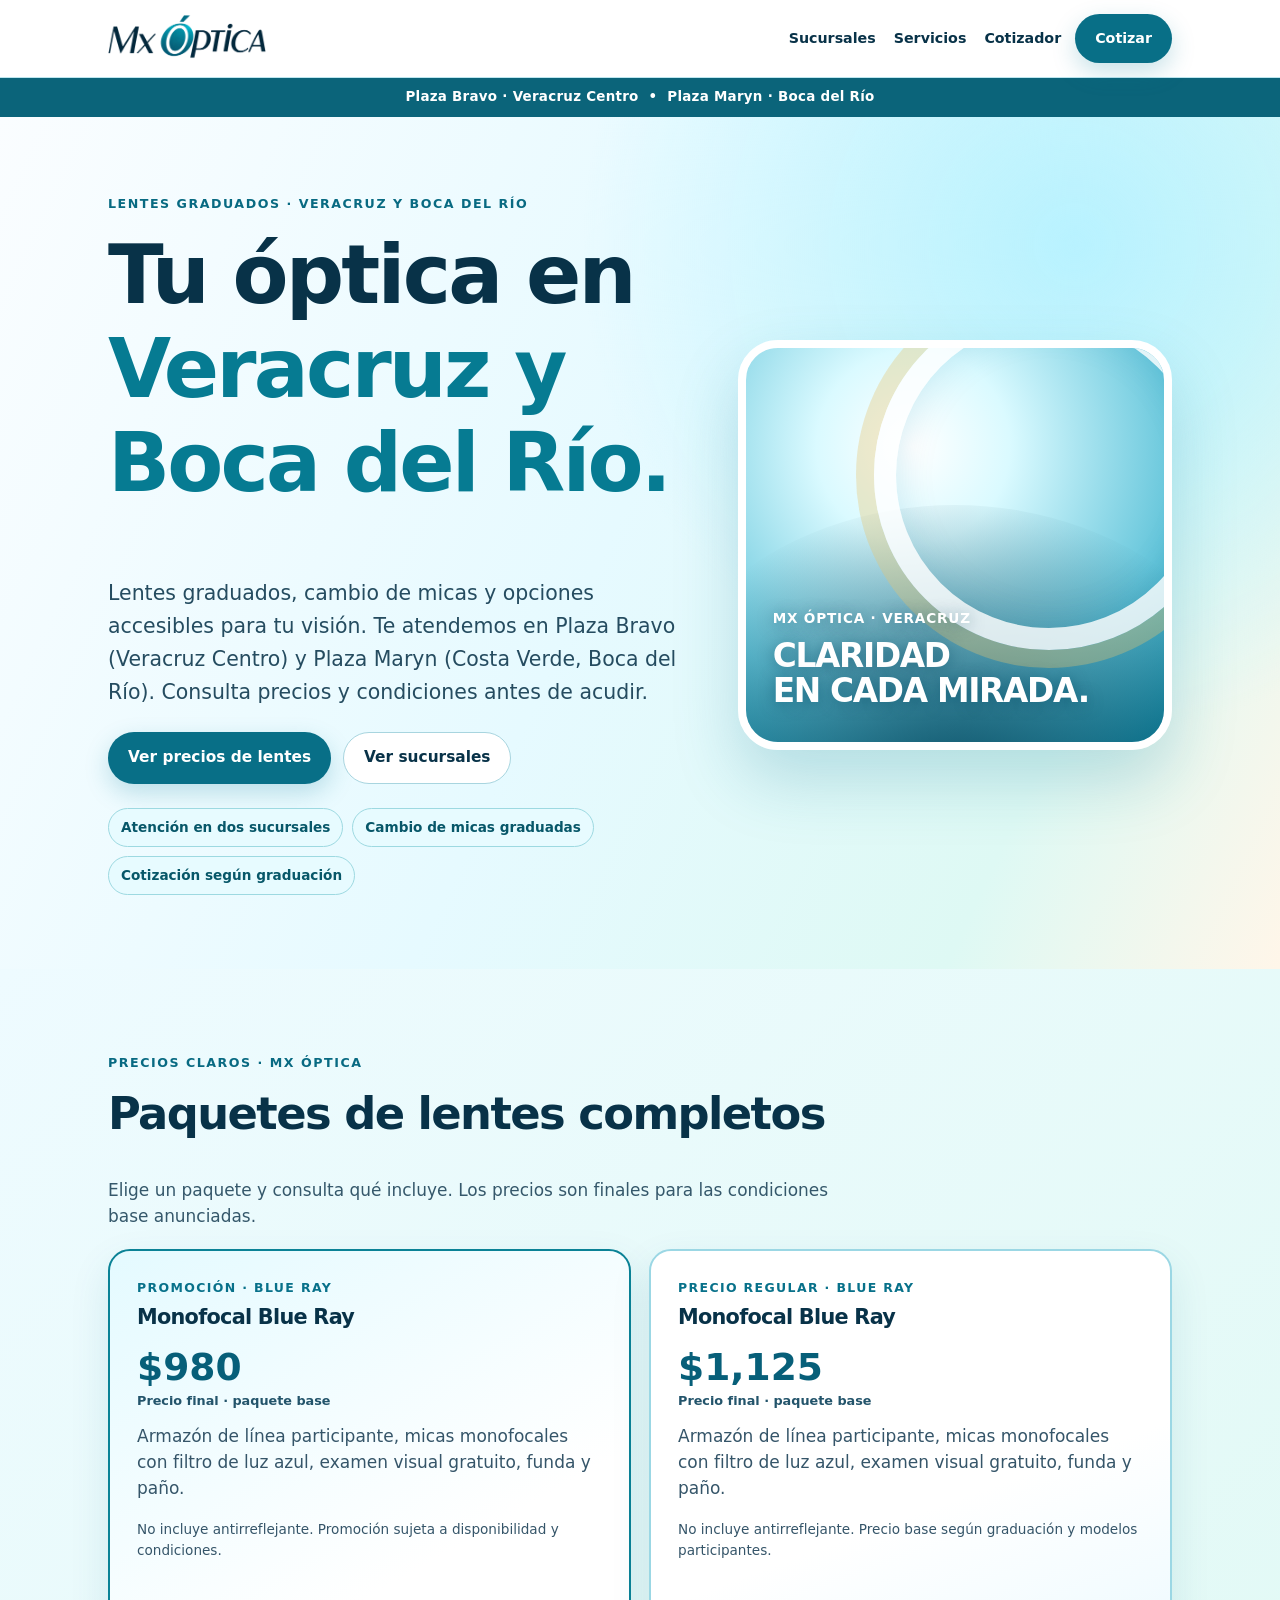
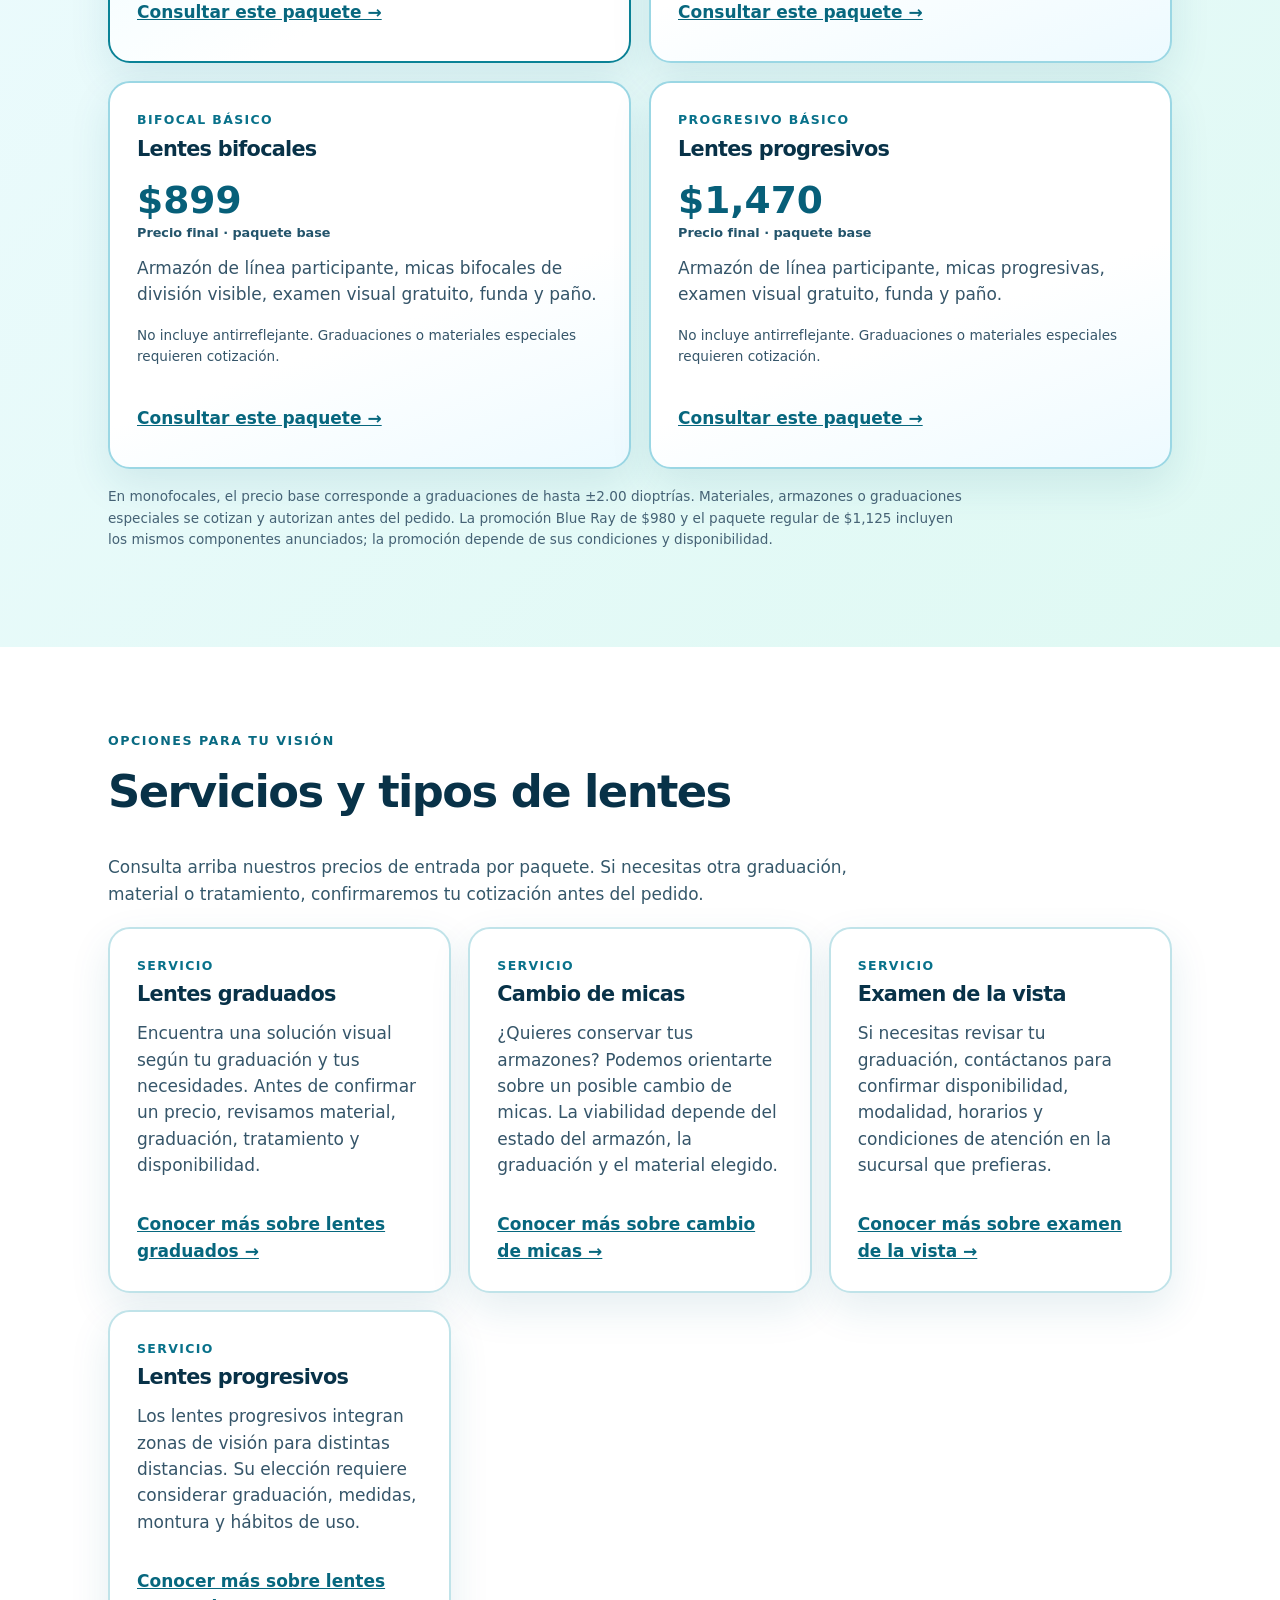
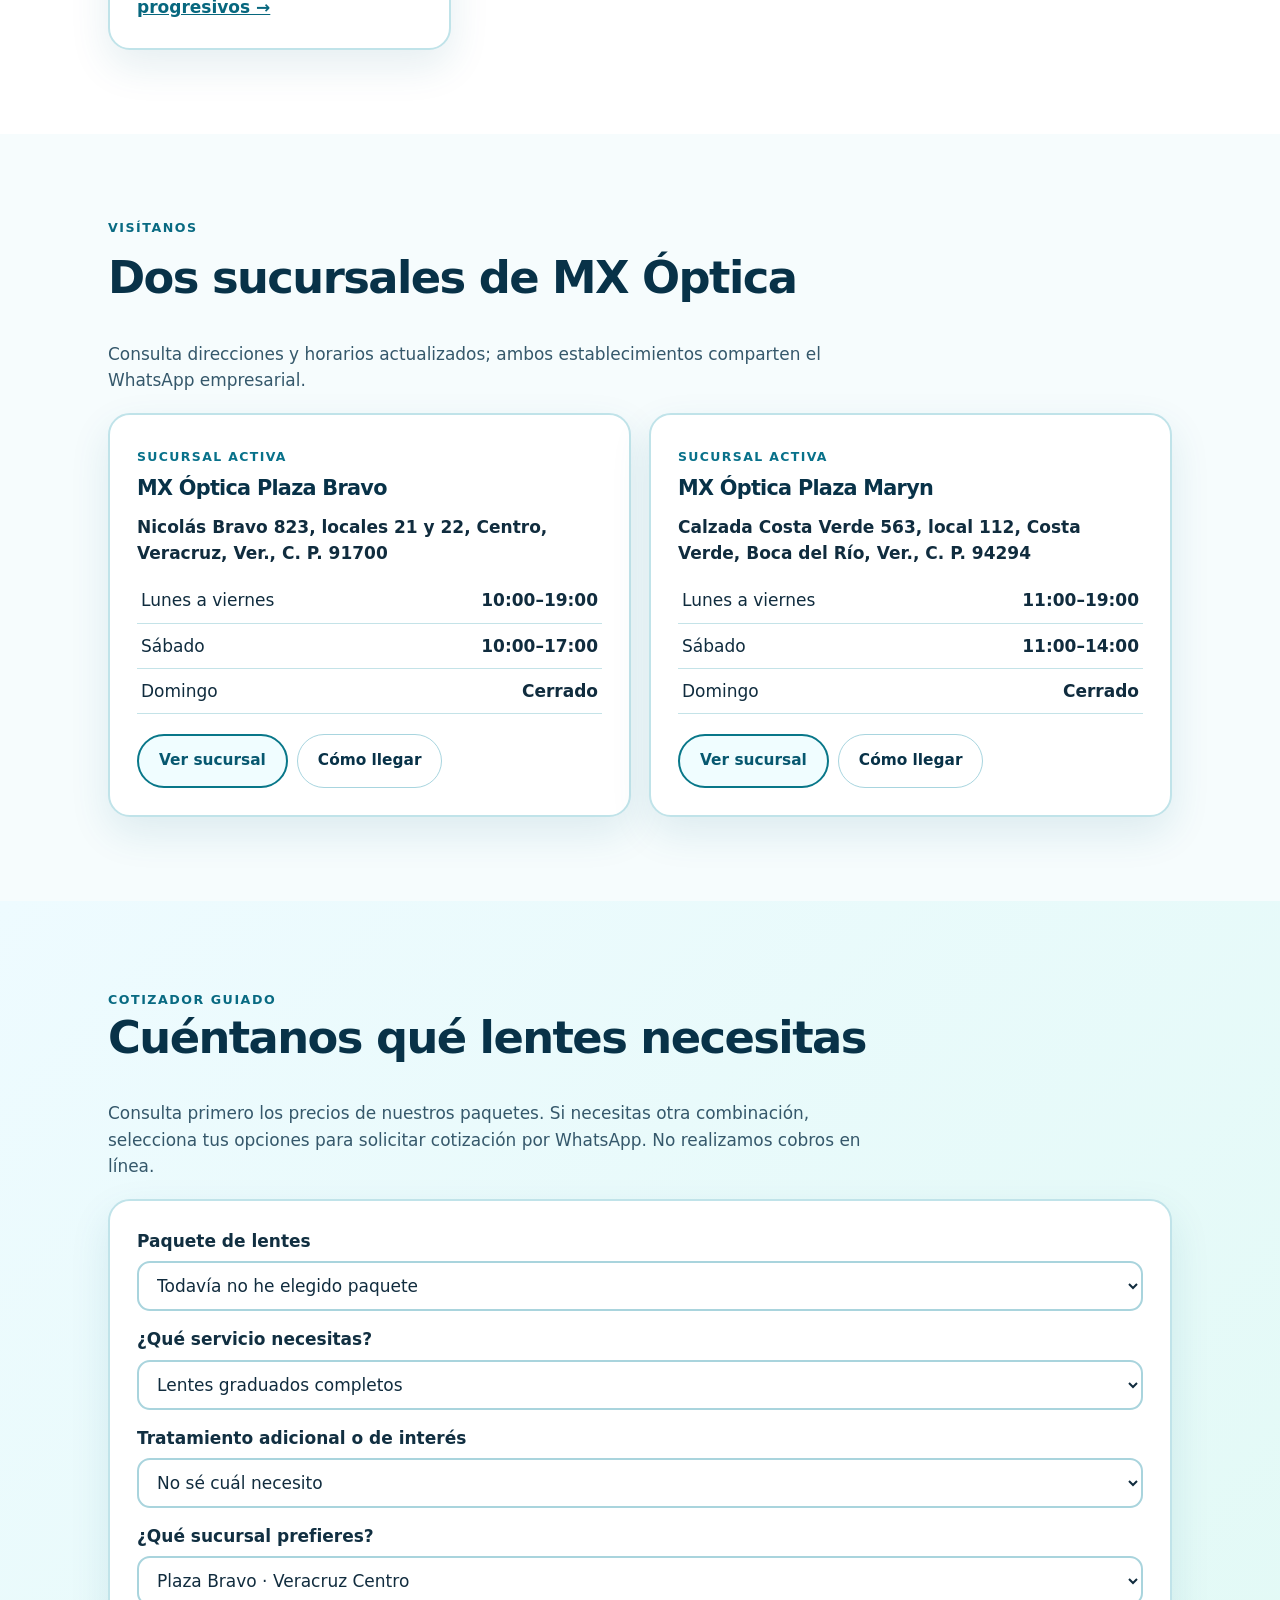
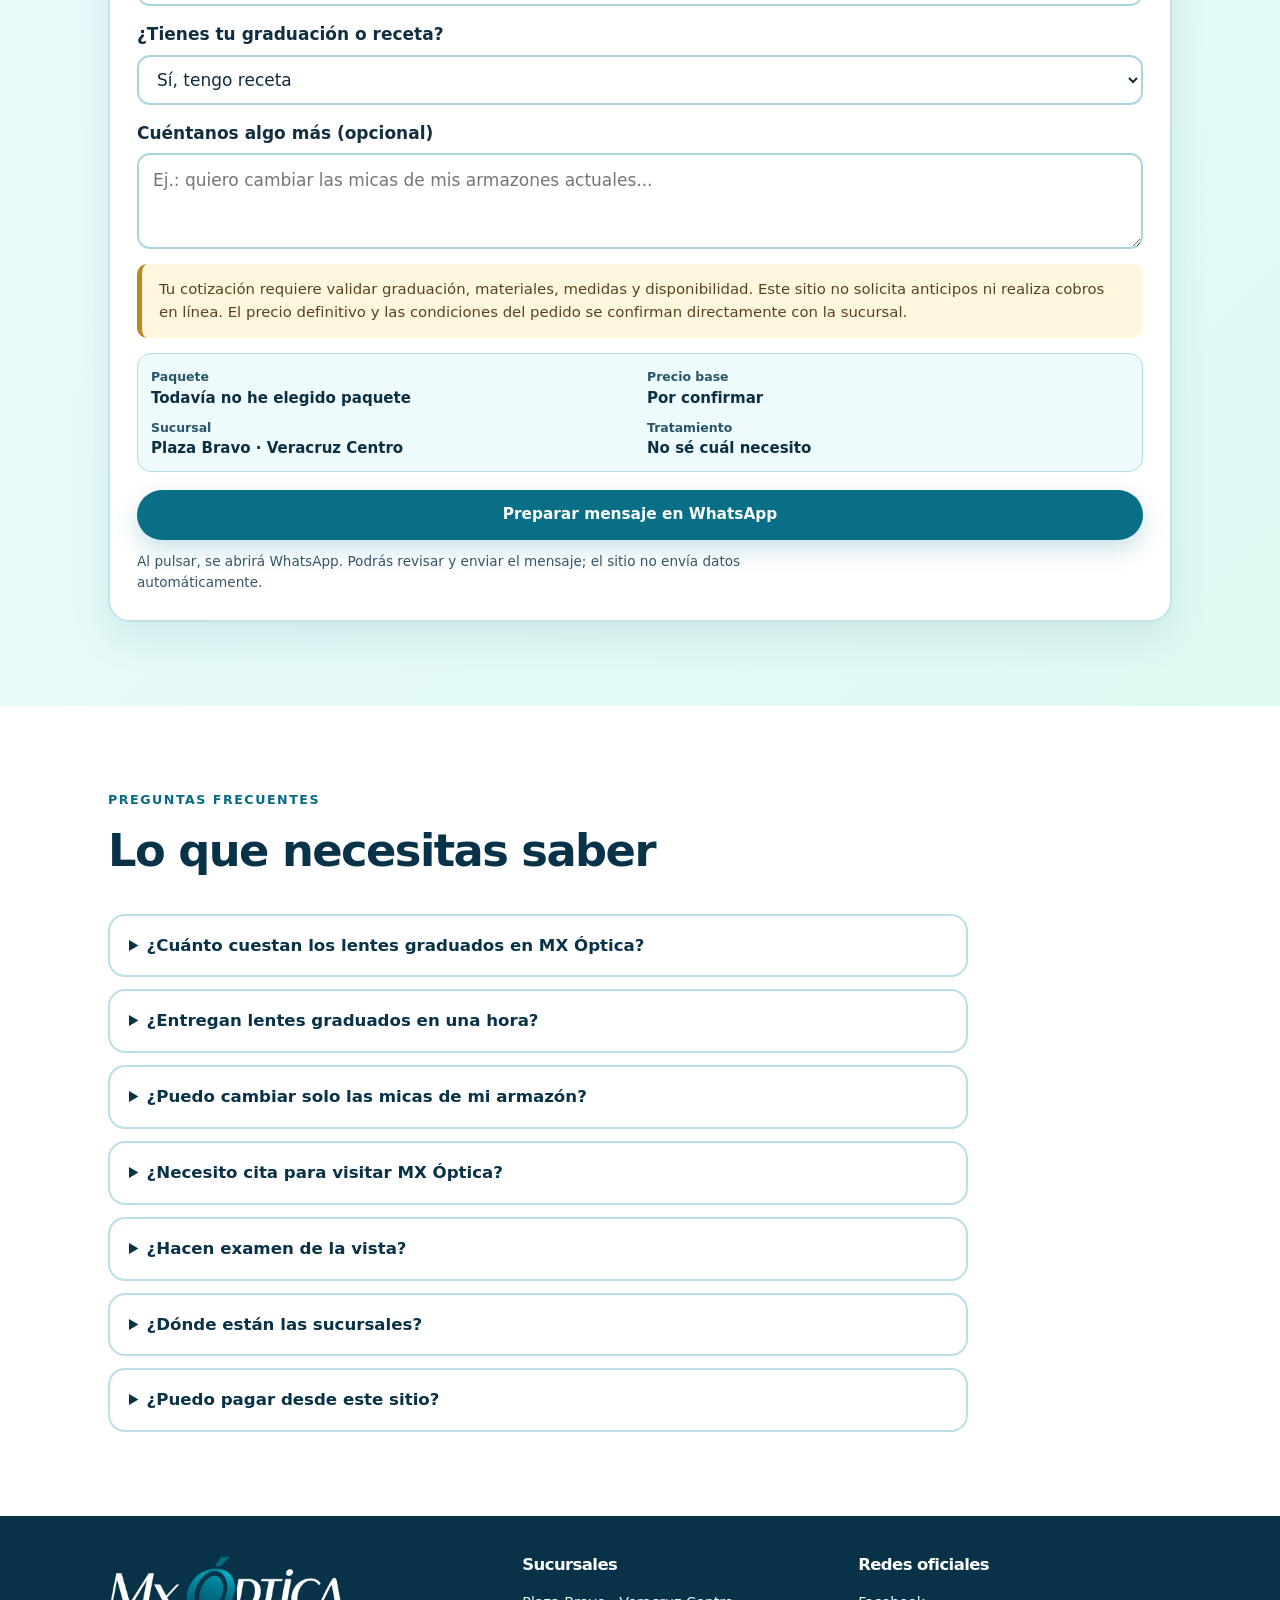
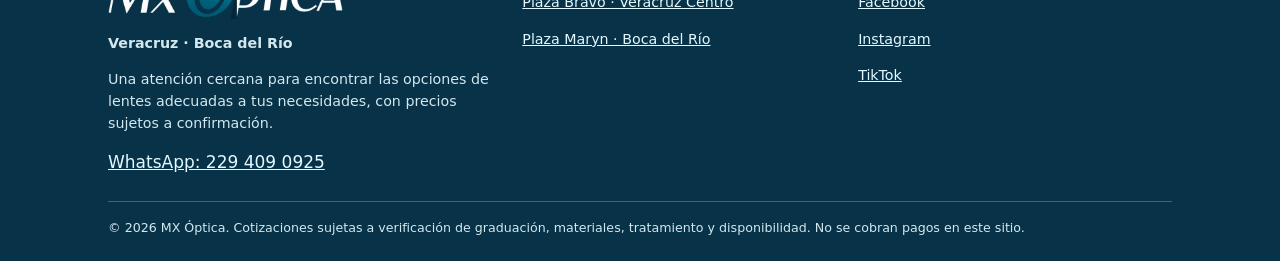
<file: sitio/index.html>
<!doctype html><html lang="es-MX"><head>
<meta charset="utf-8"><meta name="viewport" content="width=device-width, initial-scale=1">
<title>MX Óptica | Óptica en Veracruz y Boca del Río</title><meta name="description" content="Óptica en Veracruz y Boca del Río: lentes graduados, cambio de micas, progresivos y opciones accesibles. Visita Plaza Bravo o Plaza Maryn y cotiza por WhatsApp."><meta name="theme-color" content="#e9faff">
<meta property="og:type" content="website"><meta property="og:locale" content="es_MX"><meta property="og:site_name" content="MX Óptica"><meta property="og:title" content="MX Óptica | Óptica en Veracruz y Boca del Río"><meta property="og:description" content="Óptica en Veracruz y Boca del Río: lentes graduados, cambio de micas, progresivos y opciones accesibles. Visita Plaza Bravo o Plaza Maryn y cotiza por WhatsApp.">
<link rel="canonical" href="https://mxoptica.com/">
<meta property="og:url" content="https://mxoptica.com/">
<link rel="icon" type="image/png" sizes="64x64" href="assets/favicon-64.png"><link rel="apple-touch-icon" sizes="180x180" href="assets/apple-touch-icon.png"><link rel="icon" type="image/png" sizes="192x192" href="assets/icon-192.png">
<link rel="stylesheet" href="assets/styles.css">
<script type="application/ld+json">[{"@context":"https://schema.org","@type":"Organization","name":"MX Óptica","description":"Óptica con sucursales en Veracruz Centro y Boca del Río, Veracruz.","telephone":"+52-229-409-0925","sameAs":["https://www.facebook.com/mxoptica","https://www.instagram.com/mxoptica/","https://www.tiktok.com/@mxoptica"],"url":"https://mxoptica.com/"},{"@context":"https://schema.org","@type":"Optician","name":"MX Óptica Plaza Bravo","description":"Atención óptica y consultas de lentes en Veracruz, Veracruz.","telephone":"+52-229-409-0925","address":{"@type":"PostalAddress","streetAddress":"Nicolás Bravo 823, locales 21 y 22, Centro","addressLocality":"Veracruz","addressRegion":"Veracruz","postalCode":"91700","addressCountry":"MX"},"openingHoursSpecification":[{"@type":"OpeningHoursSpecification","dayOfWeek":["Monday","Tuesday","Wednesday","Thursday","Friday"],"opens":"10:00","closes":"19:00"},{"@type":"OpeningHoursSpecification","dayOfWeek":["Saturday"],"opens":"10:00","closes":"17:00"}],"sameAs":["https://www.facebook.com/mxoptica","https://www.instagram.com/mxoptica/","https://www.tiktok.com/@mxoptica"],"currenciesAccepted":"MXN","url":"https://mxoptica.com/sucursales/plaza-bravo/"},{"@context":"https://schema.org","@type":"Optician","name":"MX Óptica Plaza Maryn","description":"Atención óptica y consultas de lentes en Boca del Río, Veracruz.","telephone":"+52-229-409-0925","address":{"@type":"PostalAddress","streetAddress":"Calzada Costa Verde 563, local 112, Costa Verde","addressLocality":"Boca del Río","addressRegion":"Veracruz","postalCode":"94294","addressCountry":"MX"},"openingHoursSpecification":[{"@type":"OpeningHoursSpecification","dayOfWeek":["Monday","Tuesday","Wednesday","Thursday","Friday"],"opens":"11:00","closes":"19:00"},{"@type":"OpeningHoursSpecification","dayOfWeek":["Saturday"],"opens":"11:00","closes":"14:00"}],"sameAs":["https://www.facebook.com/mxoptica","https://www.instagram.com/mxoptica/","https://www.tiktok.com/@mxoptica"],"currenciesAccepted":"MXN","url":"https://mxoptica.com/sucursales/plaza-maryn/"}]</script>
<meta name="google-site-verification" content="xjeejYkiOYPQfd856koeZNFDfSyt8lcPu-aUKGGAcS8">
<script async src="https://www.googletagmanager.com/gtag/js?id=G-1YKC3ZT1P1"></script>
<script>window.dataLayer=window.dataLayer||[];function gtag(){dataLayer.push(arguments);}gtag('js',new Date());gtag('config','G-1YKC3ZT1P1',{allow_google_signals:false,allow_ad_personalization_signals:false});</script>
</head><body><a class="skip" href="#contenido">Ir al contenido principal</a>
<header class="site-header"><div class="wrap header-inner">
<a class="logo" href="index.html" aria-label="MX Óptica — inicio"><picture class="brand-picture"><source type="image/webp" srcset="assets/logo-mx-optica-light.webp"><img src="assets/logo-mx-optica-light.png" alt="MX Óptica" width="700" height="209" decoding="async"></picture></a>
<nav class="site-nav" aria-label="Navegación principal">
<div class="desktop-nav-links"><a href="index.html#sucursales">Sucursales</a><a href="index.html#servicios">Servicios</a><a href="index.html#cotizador">Cotizador</a></div>
<details class="mobile-menu"><summary aria-label="Abrir o cerrar menú"><span aria-hidden="true">☰</span><span class="sr-only">Menú</span></summary><div class="mobile-menu-links"><a href="index.html#sucursales">Sucursales</a><a href="index.html#servicios">Servicios</a><a href="index.html#paquetes">Paquetes y precios</a><a href="index.html#preguntas">Preguntas frecuentes</a></div></details>
<a class="btn btn-primary header-cta" href="index.html#cotizador">Cotizar</a></nav>
</div></header><main id="contenido"><div class="topline">Plaza Bravo · Veracruz Centro &nbsp;•&nbsp; Plaza Maryn · Boca del Río</div><section class="hero"><div class="wrap hero-grid"><div><div class="eyebrow">Lentes graduados · Veracruz y Boca del Río</div><h1>Tu óptica en <span style="color:#067b92">Veracruz y Boca del Río.</span></h1><p class="hero-lead">Lentes graduados, cambio de micas y opciones accesibles para tu visión. Te atendemos en Plaza Bravo (Veracruz Centro) y Plaza Maryn (Costa Verde, Boca del Río). Consulta precios y condiciones antes de acudir.</p><div class="hero-actions"><a class="btn btn-primary" href="#paquetes">Ver precios de lentes</a><a class="btn btn-white" href="#sucursales">Ver sucursales</a></div><div class="highlights"><span class="chip">Atención en dos sucursales</span><span class="chip">Cambio de micas graduadas</span><span class="chip">Cotización según graduación</span></div></div><div class="optic-art" role="img" aria-label="Composición artística de luz aqua y formas de lente"><div class="optic-motto"><small>MX ÓPTICA · VERACRUZ</small>CLARIDAD<br>EN CADA MIRADA.</div></div></div></section>
  <section class="section section-sky" id="paquetes" aria-labelledby="titulo-paquetes"><div class="wrap"><div class="section-head"><div class="eyebrow">Precios claros · MX Óptica</div><h2 id="titulo-paquetes">Paquetes de lentes completos</h2><p>Elige un paquete y consulta qué incluye. Los precios son finales para las condiciones base anunciadas.</p></div><div class="grid-2"><article class="card service-card package-card package-promo"><span class="kicker">Promoción · Blue Ray</span><h3>Monofocal Blue Ray</h3><p class="package-price">$980</p><p class="package-price-note">Precio final · paquete base</p><p>Armazón de línea participante, micas monofocales con filtro de luz azul, examen visual gratuito, funda y paño.</p><p class="footnote">No incluye antirreflejante. Promoción sujeta a disponibilidad y condiciones.</p><div class="go"><a href="#cotizador-form" data-package="blue-promo" aria-label="Consultar Promoción · Blue Ray de $980">Consultar este paquete →</a></div></article><article class="card service-card package-card"><span class="kicker">Precio regular · Blue Ray</span><h3>Monofocal Blue Ray</h3><p class="package-price">$1,125</p><p class="package-price-note">Precio final · paquete base</p><p>Armazón de línea participante, micas monofocales con filtro de luz azul, examen visual gratuito, funda y paño.</p><p class="footnote">No incluye antirreflejante. Precio base según graduación y modelos participantes.</p><div class="go"><a href="#cotizador-form" data-package="blue-regular" aria-label="Consultar Precio regular · Blue Ray de $1,125">Consultar este paquete →</a></div></article><article class="card service-card package-card"><span class="kicker">Bifocal básico</span><h3>Lentes bifocales</h3><p class="package-price">$899</p><p class="package-price-note">Precio final · paquete base</p><p>Armazón de línea participante, micas bifocales de división visible, examen visual gratuito, funda y paño.</p><p class="footnote">No incluye antirreflejante. Graduaciones o materiales especiales requieren cotización.</p><div class="go"><a href="#cotizador-form" data-package="bifocal" aria-label="Consultar Bifocal básico de $899">Consultar este paquete →</a></div></article><article class="card service-card package-card"><span class="kicker">Progresivo básico</span><h3>Lentes progresivos</h3><p class="package-price">$1,470</p><p class="package-price-note">Precio final · paquete base</p><p>Armazón de línea participante, micas progresivas, examen visual gratuito, funda y paño.</p><p class="footnote">No incluye antirreflejante. Graduaciones o materiales especiales requieren cotización.</p><div class="go"><a href="#cotizador-form" data-package="progresivo" aria-label="Consultar Progresivo básico de $1,470">Consultar este paquete →</a></div></article></div><p class="footnote" style="margin-top:17px;max-width:100ch">En monofocales, el precio base corresponde a graduaciones de hasta ±2.00 dioptrías. Materiales, armazones o graduaciones especiales se cotizan y autorizan antes del pedido. La promoción Blue Ray de $980 y el paquete regular de $1,125 incluyen los mismos componentes anunciados; la promoción depende de sus condiciones y disponibilidad.</p></div></section>
  <section id="servicios" class="section section-white"><div class="wrap"><div class="section-head"><div class="eyebrow">Opciones para tu visión</div><h2>Servicios y tipos de lentes</h2><p>Consulta arriba nuestros precios de entrada por paquete. Si necesitas otra graduación, material o tratamiento, confirmaremos tu cotización antes del pedido.</p></div><div class="grid"><article class="card service-card"><span class="kicker">Servicio</span><h3>Lentes graduados</h3><p>Encuentra una solución visual según tu graduación y tus necesidades. Antes de confirmar un precio, revisamos material, graduación, tratamiento y disponibilidad.</p><div class="go"><a href="servicios/lentes-graduados/">Conocer más sobre lentes graduados →</a></div></article><article class="card service-card"><span class="kicker">Servicio</span><h3>Cambio de micas</h3><p>¿Quieres conservar tus armazones? Podemos orientarte sobre un posible cambio de micas. La viabilidad depende del estado del armazón, la graduación y el material elegido.</p><div class="go"><a href="servicios/cambio-de-micas/">Conocer más sobre cambio de micas →</a></div></article><article class="card service-card"><span class="kicker">Servicio</span><h3>Examen de la vista</h3><p>Si necesitas revisar tu graduación, contáctanos para confirmar disponibilidad, modalidad, horarios y condiciones de atención en la sucursal que prefieras.</p><div class="go"><a href="servicios/examen-de-la-vista/">Conocer más sobre examen de la vista →</a></div></article><article class="card service-card"><span class="kicker">Servicio</span><h3>Lentes progresivos</h3><p>Los lentes progresivos integran zonas de visión para distintas distancias. Su elección requiere considerar graduación, medidas, montura y hábitos de uso.</p><div class="go"><a href="servicios/lentes-progresivos/">Conocer más sobre lentes progresivos →</a></div></article></div></div></section>
  <section id="sucursales" class="section geo-branches"><div class="wrap"><div class="section-head"><div class="eyebrow">Visítanos</div><h2>Dos sucursales de MX Óptica</h2><p>Consulta direcciones y horarios actualizados; ambos establecimientos comparten el WhatsApp empresarial.</p></div><div class="grid-2"><article class="card"><span class="kicker">Sucursal activa</span><h3>MX Óptica Plaza Bravo</h3><address>Nicolás Bravo 823, locales 21 y 22, Centro, Veracruz, Ver., C. P. 91700</address><table class="hours" aria-label="Horario de Plaza Bravo"><tbody><tr><td>Lunes a viernes</td><td>10:00–19:00</td></tr><tr><td>Sábado</td><td>10:00–17:00</td></tr><tr><td>Domingo</td><td>Cerrado</td></tr></tbody></table><div class="links"><a class="btn btn-outline" href="sucursales/plaza-bravo/">Ver sucursal</a><a class="btn btn-white" target="_blank" rel="noopener noreferrer" href="https://maps.app.goo.gl/qEdNR856177v6irj7">Cómo llegar</a></div></article><article class="card"><span class="kicker">Sucursal activa</span><h3>MX Óptica Plaza Maryn</h3><address>Calzada Costa Verde 563, local 112, Costa Verde, Boca del Río, Ver., C. P. 94294</address><table class="hours" aria-label="Horario de Plaza Maryn"><tbody><tr><td>Lunes a viernes</td><td>11:00–19:00</td></tr><tr><td>Sábado</td><td>11:00–14:00</td></tr><tr><td>Domingo</td><td>Cerrado</td></tr></tbody></table><div class="links"><a class="btn btn-outline" href="sucursales/plaza-maryn/">Ver sucursal</a><a class="btn btn-white" target="_blank" rel="noopener noreferrer" href="https://maps.app.goo.gl/KXN5MRW8hSvubKDEA">Cómo llegar</a></div></article></div></div></section>
  <section class="section section-sky" id="cotizador" aria-labelledby="cotitulo"><div class="wrap"><div class="section-head"><span class="eyebrow">Cotizador guiado</span><h2 id="cotitulo">Cuéntanos qué lentes necesitas</h2><p>Consulta primero los precios de nuestros paquetes. Si necesitas otra combinación, selecciona tus opciones para solicitar cotización por WhatsApp. No realizamos cobros en línea.</p></div><div class="quote-grid"><form class="card" id="cotizador-form" aria-label="Solicitud de cotización"><div id="quote-selected" class="quote-selected" aria-live="polite" hidden><span>Paquete seleccionado</span><strong id="selected-package">—</strong><b id="selected-price">—</b><small>Precio final del paquete base cuando cumple las condiciones anunciadas. Opciones especiales requieren validación.</small></div><div class="input-row"><label for="paquete">Paquete de lentes</label><select class="field" id="paquete" name="paquete"><option value="sin-definir">Todavía no he elegido paquete</option><option value="blue-promo">Monofocal Blue Ray promocional · $980</option><option value="blue-regular">Monofocal Blue Ray regular · $1,125</option><option value="bifocal">Bifocal básico · $899</option><option value="progresivo">Progresivo básico · $1,470</option><option value="personalizado">Otra opción / solo servicio</option></select></div>
    <div class="input-row" id="service-type-row"><label for="tipo-lente">¿Qué servicio necesitas?</label><select class="field" id="tipo-lente" required><option>Lentes graduados completos</option><option>Solo cambio de micas</option><option>Armazones</option><option>Lentes progresivos</option><option>Lentes bifocales</option><option>Examen de la vista</option><option>Otra consulta</option></select></div>
    <div class="input-row"><label for="tratamiento">Tratamiento adicional o de interés</label><select class="field" id="tratamiento"><option>No sé cuál necesito</option><option>Antirreflejante</option><option>Fotocromático</option><option>Filtro de luz azul</option><option>Combinación de tratamientos</option><option>Sin tratamiento adicional</option></select></div>
    <div class="input-row"><label for="sucursal">¿Qué sucursal prefieres?</label><select class="field" id="sucursal"><option value="plaza-bravo">Plaza Bravo · Veracruz Centro</option><option value="plaza-maryn">Plaza Maryn · Boca del Río</option></select></div>
    <div class="input-row"><label for="receta">¿Tienes tu graduación o receta?</label><select class="field" id="receta"><option>Sí, tengo receta</option><option>No, necesito orientación</option><option>Necesito actualizarla</option></select></div>
    <div class="input-row"><label for="detalle">Cuéntanos algo más (opcional)</label><textarea class="field" id="detalle" maxlength="500" placeholder="Ej.: quiero cambiar las micas de mis armazones actuales..."></textarea></div>
    <div class="note">Tu cotización requiere validar graduación, materiales, medidas y disponibilidad. Este sitio no solicita anticipos ni realiza cobros en línea. El precio definitivo y las condiciones del pedido se confirman directamente con la sucursal.</div>
    <div class="quote-mini" aria-label="Resumen de la consulta" aria-live="polite">
  <div><span>Paquete</span><strong id="mini-package">Por elegir</strong></div>
  <div><span>Precio base</span><strong id="mini-price">Por confirmar</strong></div>
  <div><span>Sucursal</span><strong id="mini-branch">Plaza Bravo · Veracruz Centro</strong></div>
  <div><span>Tratamiento</span><strong id="mini-treatment">No sé cuál necesito</strong></div>
</div>
<button class="btn btn-primary" type="submit" style="width:100%;margin-top:18px">Preparar mensaje en WhatsApp</button>
    <p class="footnote" style="margin:11px 0 0">Al pulsar, se abrirá WhatsApp. Podrás revisar y enviar el mensaje; el sitio no envía datos automáticamente.</p><a href="https://wa.me/522294090925" hidden id="wa-send" target="_blank" rel="noopener noreferrer" class="btn btn-outline" style="width:100%;margin-top:10px">Si no se abrió WhatsApp, toca aquí</a>
  </form></div></div></section>
  <section class="section section-white" id="preguntas"><div class="wrap"><div class="section-head"><div class="eyebrow">Preguntas frecuentes</div><h2>Lo que necesitas saber</h2></div><div class="faq"><details><summary>¿Cuánto cuestan los lentes graduados en MX Óptica?</summary><p>Monofocal Blue Ray promocional de $980, monofocal Blue Ray regular de $1,125, bifocal básico de $899 y progresivo básico de $1,470. Incluyen armazón de línea participante, micas graduadas según el paquete, examen visual gratuito, funda y paño. Los precios indicados son finales para los paquetes base; las opciones especiales se cotizan antes del pedido.</p></details><details><summary>¿Entregan lentes graduados en una hora?</summary><p>En Plaza Bravo algunos lentes monofocales de graduación sencilla pueden estar listos aproximadamente en una hora. El tiempo depende de la graduación, el material y la disponibilidad; confirma antes de acudir. Para Plaza Maryn, consulta el tiempo estimado de tu pedido.</p></details><details><summary>¿Puedo cambiar solo las micas de mi armazón?</summary><p>Puedes solicitar una revisión de compatibilidad. Depende del estado del armazón y de las especificaciones de las micas.</p></details><details><summary>¿Necesito cita para visitar MX Óptica?</summary><p>En Plaza Bravo puedes acudir sin cita. En Plaza Maryn recomendamos agendar de lunes a sábado para asegurar la atención; si llegas sin cita, también podemos atenderte según la disponibilidad del momento. Confirma el horario de tu sucursal antes de acudir.</p></details><details><summary>¿Hacen examen de la vista?</summary><p>Consulta la disponibilidad y condiciones del examen de la vista por WhatsApp indicando tu sucursal preferida.</p></details><details><summary>¿Dónde están las sucursales?</summary><p>Plaza Bravo se encuentra en Nicolás Bravo 823, locales 21 y 22, Veracruz Centro. Plaza Maryn está en Calzada Costa Verde 563, local 112, Boca del Río. Revisa los horarios en las páginas de cada sucursal.</p></details><details><summary>¿Puedo pagar desde este sitio?</summary><p>No por ahora. La integración de pagos está pendiente; los importes se autorizarán primero y deberán aceptarse las condiciones aplicables antes de pagar.</p></details></div></div></section></main><footer class="site-footer"><div class="wrap">
  <div class="footer-grid"><div><picture class="footer-brand"><source type="image/webp" srcset="assets/logo-mx-optica-dark.webp"><img src="assets/logo-mx-optica-dark.png" alt="MX Óptica" width="700" height="209" loading="lazy" decoding="async"></picture><p class="footer-location">Veracruz · Boca del Río</p><p>Una atención cercana para encontrar las opciones de lentes adecuadas a tus necesidades, con precios sujetos a confirmación.</p><a href="https://wa.me/522294090925" rel="noopener noreferrer" target="_blank">WhatsApp: 229 409 0925</a></div>
  <div><h3>Sucursales</h3><p><a href="sucursales/plaza-bravo/">Plaza Bravo · Veracruz Centro</a></p><p><a href="sucursales/plaza-maryn/">Plaza Maryn · Boca del Río</a></p></div>
  <div><h3>Redes oficiales</h3><p><a href="https://www.facebook.com/mxoptica" rel="noopener noreferrer" target="_blank">Facebook</a></p><p><a href="https://www.instagram.com/mxoptica/" rel="noopener noreferrer" target="_blank">Instagram</a></p><p><a href="https://www.tiktok.com/@mxoptica" rel="noopener noreferrer" target="_blank">TikTok</a></p></div></div>
  <div class="footer-bottom">© 2026 MX Óptica. Cotizaciones sujetas a verificación de graduación, materiales, tratamiento y disponibilidad. No se cobran pagos en este sitio.</div>
</div></footer><script src="assets/quote.js" defer></script><script src="assets/analytics.js" defer></script></body></html>
</file>
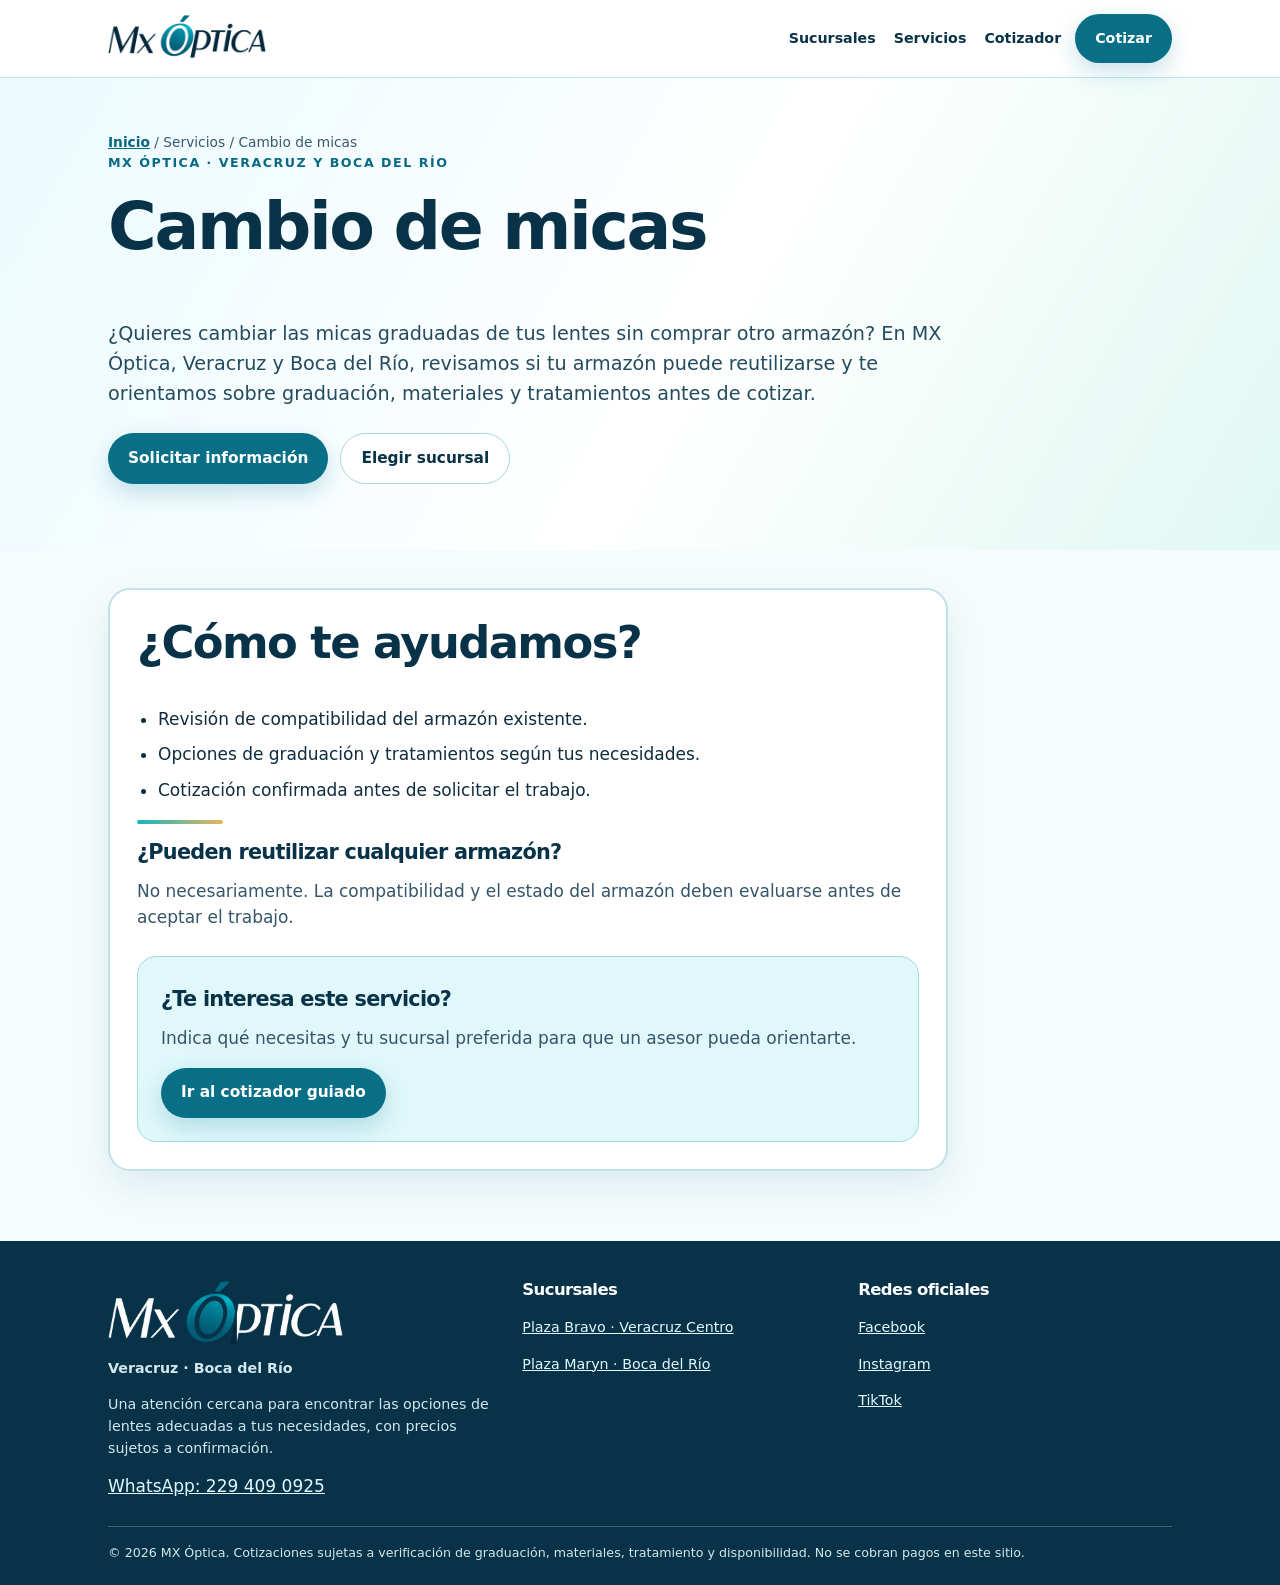
<file: sitio/servicios/cambio-de-micas/index.html>
<!doctype html><html lang="es-MX"><head>
<meta charset="utf-8"><meta name="viewport" content="width=device-width, initial-scale=1">
<title>Cambio de micas en Veracruz y Boca del Río | MX Óptica</title><meta name="description" content="Cambio de micas graduadas en Veracruz y Boca del Río sin comprar otro armazón, cuando sea compatible. Revisa materiales, tratamientos y cotización en MX Óptica."><meta name="theme-color" content="#e9faff">
<meta property="og:type" content="website"><meta property="og:locale" content="es_MX"><meta property="og:site_name" content="MX Óptica"><meta property="og:title" content="Cambio de micas en Veracruz y Boca del Río | MX Óptica"><meta property="og:description" content="Cambio de micas graduadas en Veracruz y Boca del Río sin comprar otro armazón, cuando sea compatible. Revisa materiales, tratamientos y cotización en MX Óptica.">
<link rel="canonical" href="https://mxoptica.com/servicios/cambio-de-micas/">
<meta property="og:url" content="https://mxoptica.com/servicios/cambio-de-micas/">
<link rel="icon" type="image/png" sizes="64x64" href="../../assets/favicon-64.png"><link rel="apple-touch-icon" sizes="180x180" href="../../assets/apple-touch-icon.png"><link rel="icon" type="image/png" sizes="192x192" href="../../assets/icon-192.png">
<link rel="stylesheet" href="../../assets/styles.css">
<script type="application/ld+json">{"@context":"https://schema.org","@type":"Service","name":"Cambio de micas","description":"Cambio de micas graduadas en Veracruz y Boca del Río sin comprar otro armazón, cuando sea compatible. Revisa materiales, tratamientos y cotización en MX Óptica.","areaServed":["Veracruz, Veracruz, México","Boca del Río, Veracruz, México"],"provider":{"@type":"Organization","name":"MX Óptica","telephone":"+52-229-409-0925","url":"https://mxoptica.com/"},"url":"https://mxoptica.com/servicios/cambio-de-micas/"}</script>
<script async src="https://www.googletagmanager.com/gtag/js?id=G-1YKC3ZT1P1"></script>
<script>window.dataLayer=window.dataLayer||[];function gtag(){dataLayer.push(arguments);}gtag('js',new Date());gtag('config','G-1YKC3ZT1P1',{allow_google_signals:false,allow_ad_personalization_signals:false});</script>
</head><body><a class="skip" href="#contenido">Ir al contenido principal</a>
<header class="site-header"><div class="wrap header-inner">
<a class="logo" href="../../index.html" aria-label="MX Óptica — inicio"><picture class="brand-picture"><source type="image/webp" srcset="../../assets/logo-mx-optica-light.webp"><img src="../../assets/logo-mx-optica-light.png" alt="MX Óptica" width="700" height="209" decoding="async"></picture></a>
<nav class="site-nav" aria-label="Navegación principal">
<div class="desktop-nav-links"><a href="../../index.html#sucursales">Sucursales</a><a href="../../index.html#servicios">Servicios</a><a href="../../index.html#cotizador">Cotizador</a></div>
<details class="mobile-menu"><summary aria-label="Abrir o cerrar menú"><span aria-hidden="true">☰</span><span class="sr-only">Menú</span></summary><div class="mobile-menu-links"><a href="../../index.html#sucursales">Sucursales</a><a href="../../index.html#servicios">Servicios</a><a href="../../index.html#paquetes">Paquetes y precios</a><a href="../../index.html#preguntas">Preguntas frecuentes</a></div></details>
<a class="btn btn-primary header-cta" href="../../index.html#cotizador">Cotizar</a></nav>
</div></header><main id="contenido"><section class="page-hero"><div class="wrap"><nav class="breadcrumb" aria-label="Ruta de navegación"><a href="../../index.html">Inicio</a> / Servicios / Cambio de micas</nav><div class="eyebrow">MX Óptica · Veracruz y Boca del Río</div><h1>Cambio de micas</h1><p class="intro">¿Quieres cambiar las micas graduadas de tus lentes sin comprar otro armazón? En MX Óptica, Veracruz y Boca del Río, revisamos si tu armazón puede reutilizarse y te orientamos sobre graduación, materiales y tratamientos antes de cotizar.</p><div class="hero-actions"><a href="../../index.html#cotizador" class="btn btn-primary">Solicitar información</a><a href="../../index.html#sucursales" class="btn btn-white">Elegir sucursal</a></div></div></section><section class="page-content"><div class="wrap"><article class="card main-card"><h2>¿Cómo te ayudamos?</h2><ul class="bullet"><li>Revisión de compatibilidad del armazón existente.</li><li>Opciones de graduación y tratamientos según tus necesidades.</li><li>Cotización confirmada antes de solicitar el trabajo.</li></ul><div class="accent-rule"></div><h3>¿Pueden reutilizar cualquier armazón?</h3><p>No necesariamente. La compatibilidad y el estado del armazón deben evaluarse antes de aceptar el trabajo.</p><div class="cta-band"><h3>¿Te interesa este servicio?</h3><p>Indica qué necesitas y tu sucursal preferida para que un asesor pueda orientarte.</p><a href="../../index.html#cotizador" class="btn btn-primary">Ir al cotizador guiado</a></div></article></div></section></main><footer class="site-footer"><div class="wrap">
  <div class="footer-grid"><div><picture class="footer-brand"><source type="image/webp" srcset="../../assets/logo-mx-optica-dark.webp"><img src="../../assets/logo-mx-optica-dark.png" alt="MX Óptica" width="700" height="209" loading="lazy" decoding="async"></picture><p class="footer-location">Veracruz · Boca del Río</p><p>Una atención cercana para encontrar las opciones de lentes adecuadas a tus necesidades, con precios sujetos a confirmación.</p><a href="https://wa.me/522294090925" rel="noopener noreferrer" target="_blank">WhatsApp: 229 409 0925</a></div>
  <div><h3>Sucursales</h3><p><a href="../../sucursales/plaza-bravo/">Plaza Bravo · Veracruz Centro</a></p><p><a href="../../sucursales/plaza-maryn/">Plaza Maryn · Boca del Río</a></p></div>
  <div><h3>Redes oficiales</h3><p><a href="https://www.facebook.com/mxoptica" rel="noopener noreferrer" target="_blank">Facebook</a></p><p><a href="https://www.instagram.com/mxoptica/" rel="noopener noreferrer" target="_blank">Instagram</a></p><p><a href="https://www.tiktok.com/@mxoptica" rel="noopener noreferrer" target="_blank">TikTok</a></p></div></div>
  <div class="footer-bottom">© 2026 MX Óptica. Cotizaciones sujetas a verificación de graduación, materiales, tratamiento y disponibilidad. No se cobran pagos en este sitio.</div>
</div></footer><script src="../../assets/quote.js" defer></script><script src="../../assets/analytics.js" defer></script></body></html>
</file>
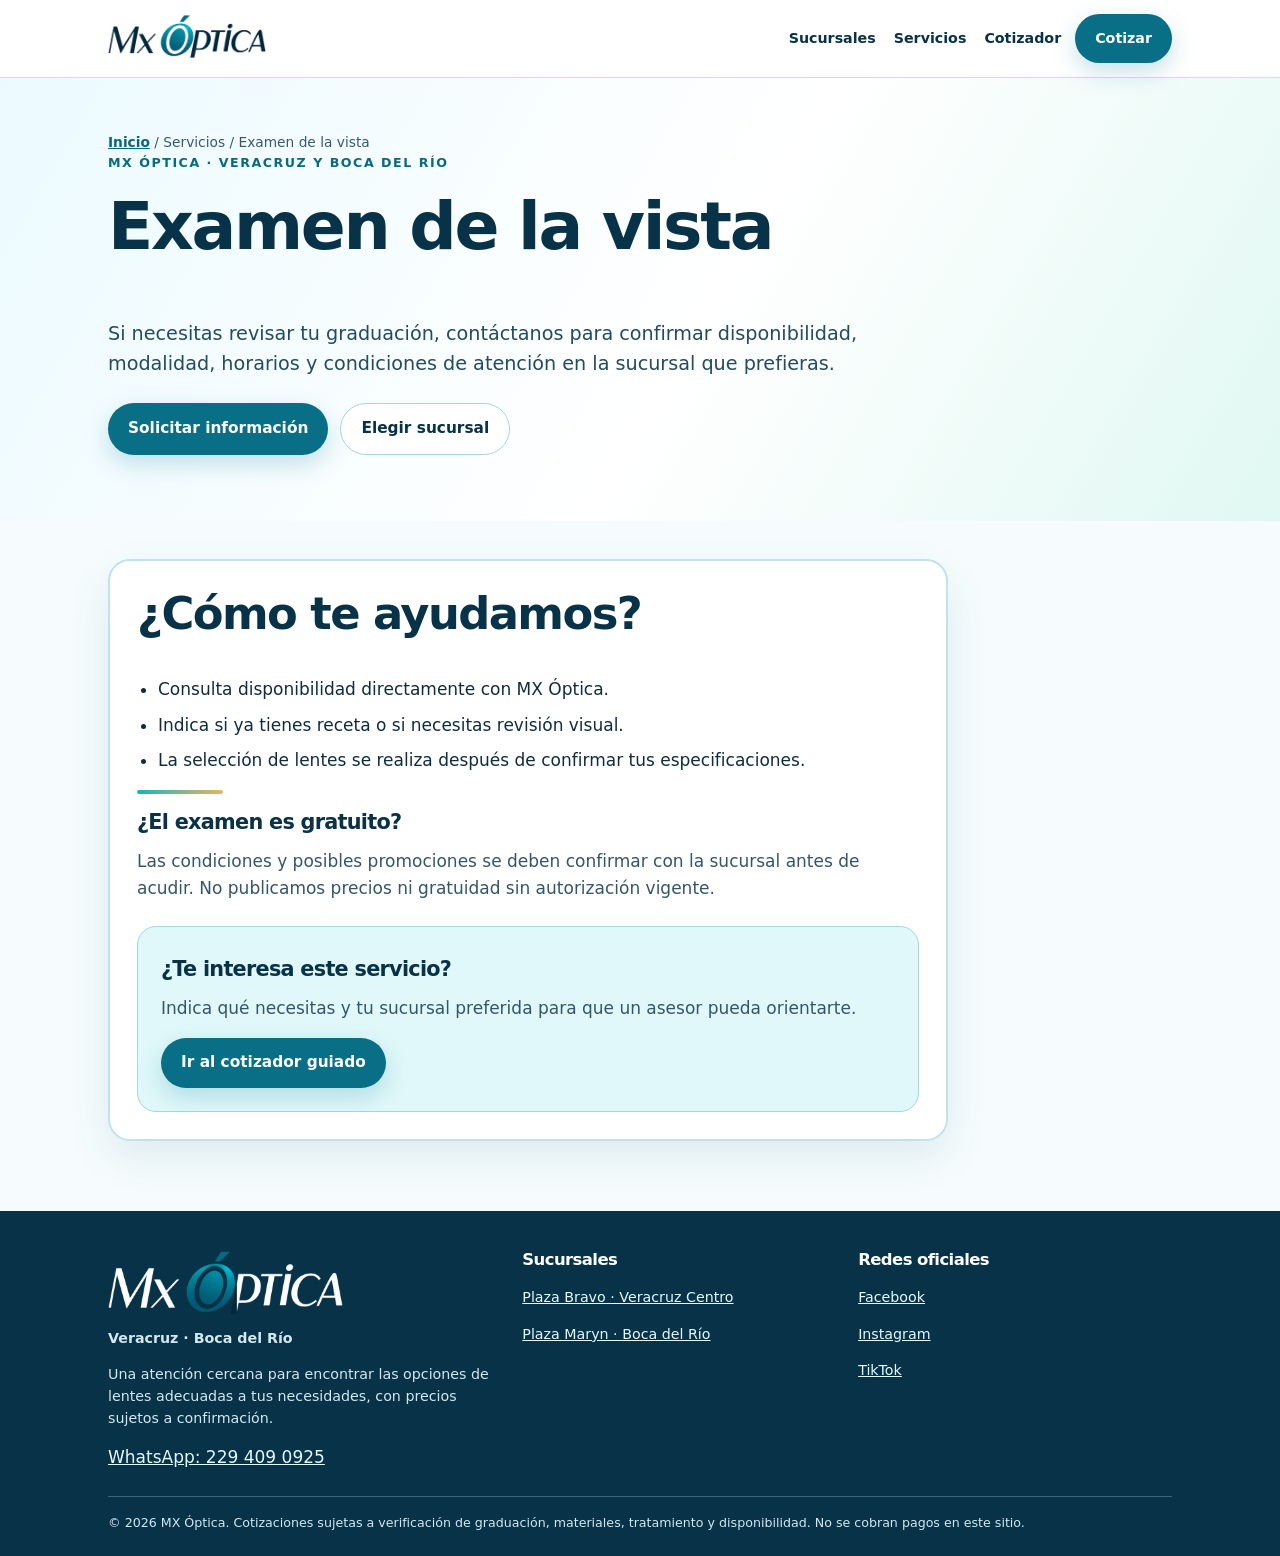
<file: sitio/servicios/examen-de-la-vista/index.html>
<!doctype html><html lang="es-MX"><head>
<meta charset="utf-8"><meta name="viewport" content="width=device-width, initial-scale=1">
<title>Examen de la vista en Veracruz y Boca del Río | MX Óptica</title><meta name="description" content="Consulta la disponibilidad y condiciones de examen de la vista en las sucursales MX Óptica de Veracruz y Boca del Río."><meta name="theme-color" content="#e9faff">
<meta property="og:type" content="website"><meta property="og:locale" content="es_MX"><meta property="og:site_name" content="MX Óptica"><meta property="og:title" content="Examen de la vista en Veracruz y Boca del Río | MX Óptica"><meta property="og:description" content="Consulta la disponibilidad y condiciones de examen de la vista en las sucursales MX Óptica de Veracruz y Boca del Río.">
<link rel="canonical" href="https://mxoptica.com/servicios/examen-de-la-vista/">
<meta property="og:url" content="https://mxoptica.com/servicios/examen-de-la-vista/">
<link rel="icon" type="image/png" sizes="64x64" href="../../assets/favicon-64.png"><link rel="apple-touch-icon" sizes="180x180" href="../../assets/apple-touch-icon.png"><link rel="icon" type="image/png" sizes="192x192" href="../../assets/icon-192.png">
<link rel="stylesheet" href="../../assets/styles.css">
<script type="application/ld+json">{"@context":"https://schema.org","@type":"Service","name":"Examen de la vista","description":"Consulta la disponibilidad y condiciones de examen de la vista en las sucursales MX Óptica de Veracruz y Boca del Río.","areaServed":["Veracruz, Veracruz, México","Boca del Río, Veracruz, México"],"provider":{"@type":"Organization","name":"MX Óptica","telephone":"+52-229-409-0925","url":"https://mxoptica.com/"},"url":"https://mxoptica.com/servicios/examen-de-la-vista/"}</script>
<script async src="https://www.googletagmanager.com/gtag/js?id=G-1YKC3ZT1P1"></script>
<script>window.dataLayer=window.dataLayer||[];function gtag(){dataLayer.push(arguments);}gtag('js',new Date());gtag('config','G-1YKC3ZT1P1',{allow_google_signals:false,allow_ad_personalization_signals:false});</script>
</head><body><a class="skip" href="#contenido">Ir al contenido principal</a>
<header class="site-header"><div class="wrap header-inner">
<a class="logo" href="../../index.html" aria-label="MX Óptica — inicio"><picture class="brand-picture"><source type="image/webp" srcset="../../assets/logo-mx-optica-light.webp"><img src="../../assets/logo-mx-optica-light.png" alt="MX Óptica" width="700" height="209" decoding="async"></picture></a>
<nav class="site-nav" aria-label="Navegación principal">
<div class="desktop-nav-links"><a href="../../index.html#sucursales">Sucursales</a><a href="../../index.html#servicios">Servicios</a><a href="../../index.html#cotizador">Cotizador</a></div>
<details class="mobile-menu"><summary aria-label="Abrir o cerrar menú"><span aria-hidden="true">☰</span><span class="sr-only">Menú</span></summary><div class="mobile-menu-links"><a href="../../index.html#sucursales">Sucursales</a><a href="../../index.html#servicios">Servicios</a><a href="../../index.html#paquetes">Paquetes y precios</a><a href="../../index.html#preguntas">Preguntas frecuentes</a></div></details>
<a class="btn btn-primary header-cta" href="../../index.html#cotizador">Cotizar</a></nav>
</div></header><main id="contenido"><section class="page-hero"><div class="wrap"><nav class="breadcrumb" aria-label="Ruta de navegación"><a href="../../index.html">Inicio</a> / Servicios / Examen de la vista</nav><div class="eyebrow">MX Óptica · Veracruz y Boca del Río</div><h1>Examen de la vista</h1><p class="intro">Si necesitas revisar tu graduación, contáctanos para confirmar disponibilidad, modalidad, horarios y condiciones de atención en la sucursal que prefieras.</p><div class="hero-actions"><a href="../../index.html#cotizador" class="btn btn-primary">Solicitar información</a><a href="../../index.html#sucursales" class="btn btn-white">Elegir sucursal</a></div></div></section><section class="page-content"><div class="wrap"><article class="card main-card"><h2>¿Cómo te ayudamos?</h2><ul class="bullet"><li>Consulta disponibilidad directamente con MX Óptica.</li><li>Indica si ya tienes receta o si necesitas revisión visual.</li><li>La selección de lentes se realiza después de confirmar tus especificaciones.</li></ul><div class="accent-rule"></div><h3>¿El examen es gratuito?</h3><p>Las condiciones y posibles promociones se deben confirmar con la sucursal antes de acudir. No publicamos precios ni gratuidad sin autorización vigente.</p><div class="cta-band"><h3>¿Te interesa este servicio?</h3><p>Indica qué necesitas y tu sucursal preferida para que un asesor pueda orientarte.</p><a href="../../index.html#cotizador" class="btn btn-primary">Ir al cotizador guiado</a></div></article></div></section></main><footer class="site-footer"><div class="wrap">
  <div class="footer-grid"><div><picture class="footer-brand"><source type="image/webp" srcset="../../assets/logo-mx-optica-dark.webp"><img src="../../assets/logo-mx-optica-dark.png" alt="MX Óptica" width="700" height="209" loading="lazy" decoding="async"></picture><p class="footer-location">Veracruz · Boca del Río</p><p>Una atención cercana para encontrar las opciones de lentes adecuadas a tus necesidades, con precios sujetos a confirmación.</p><a href="https://wa.me/522294090925" rel="noopener noreferrer" target="_blank">WhatsApp: 229 409 0925</a></div>
  <div><h3>Sucursales</h3><p><a href="../../sucursales/plaza-bravo/">Plaza Bravo · Veracruz Centro</a></p><p><a href="../../sucursales/plaza-maryn/">Plaza Maryn · Boca del Río</a></p></div>
  <div><h3>Redes oficiales</h3><p><a href="https://www.facebook.com/mxoptica" rel="noopener noreferrer" target="_blank">Facebook</a></p><p><a href="https://www.instagram.com/mxoptica/" rel="noopener noreferrer" target="_blank">Instagram</a></p><p><a href="https://www.tiktok.com/@mxoptica" rel="noopener noreferrer" target="_blank">TikTok</a></p></div></div>
  <div class="footer-bottom">© 2026 MX Óptica. Cotizaciones sujetas a verificación de graduación, materiales, tratamiento y disponibilidad. No se cobran pagos en este sitio.</div>
</div></footer><script src="../../assets/quote.js" defer></script><script src="../../assets/analytics.js" defer></script></body></html>
</file>
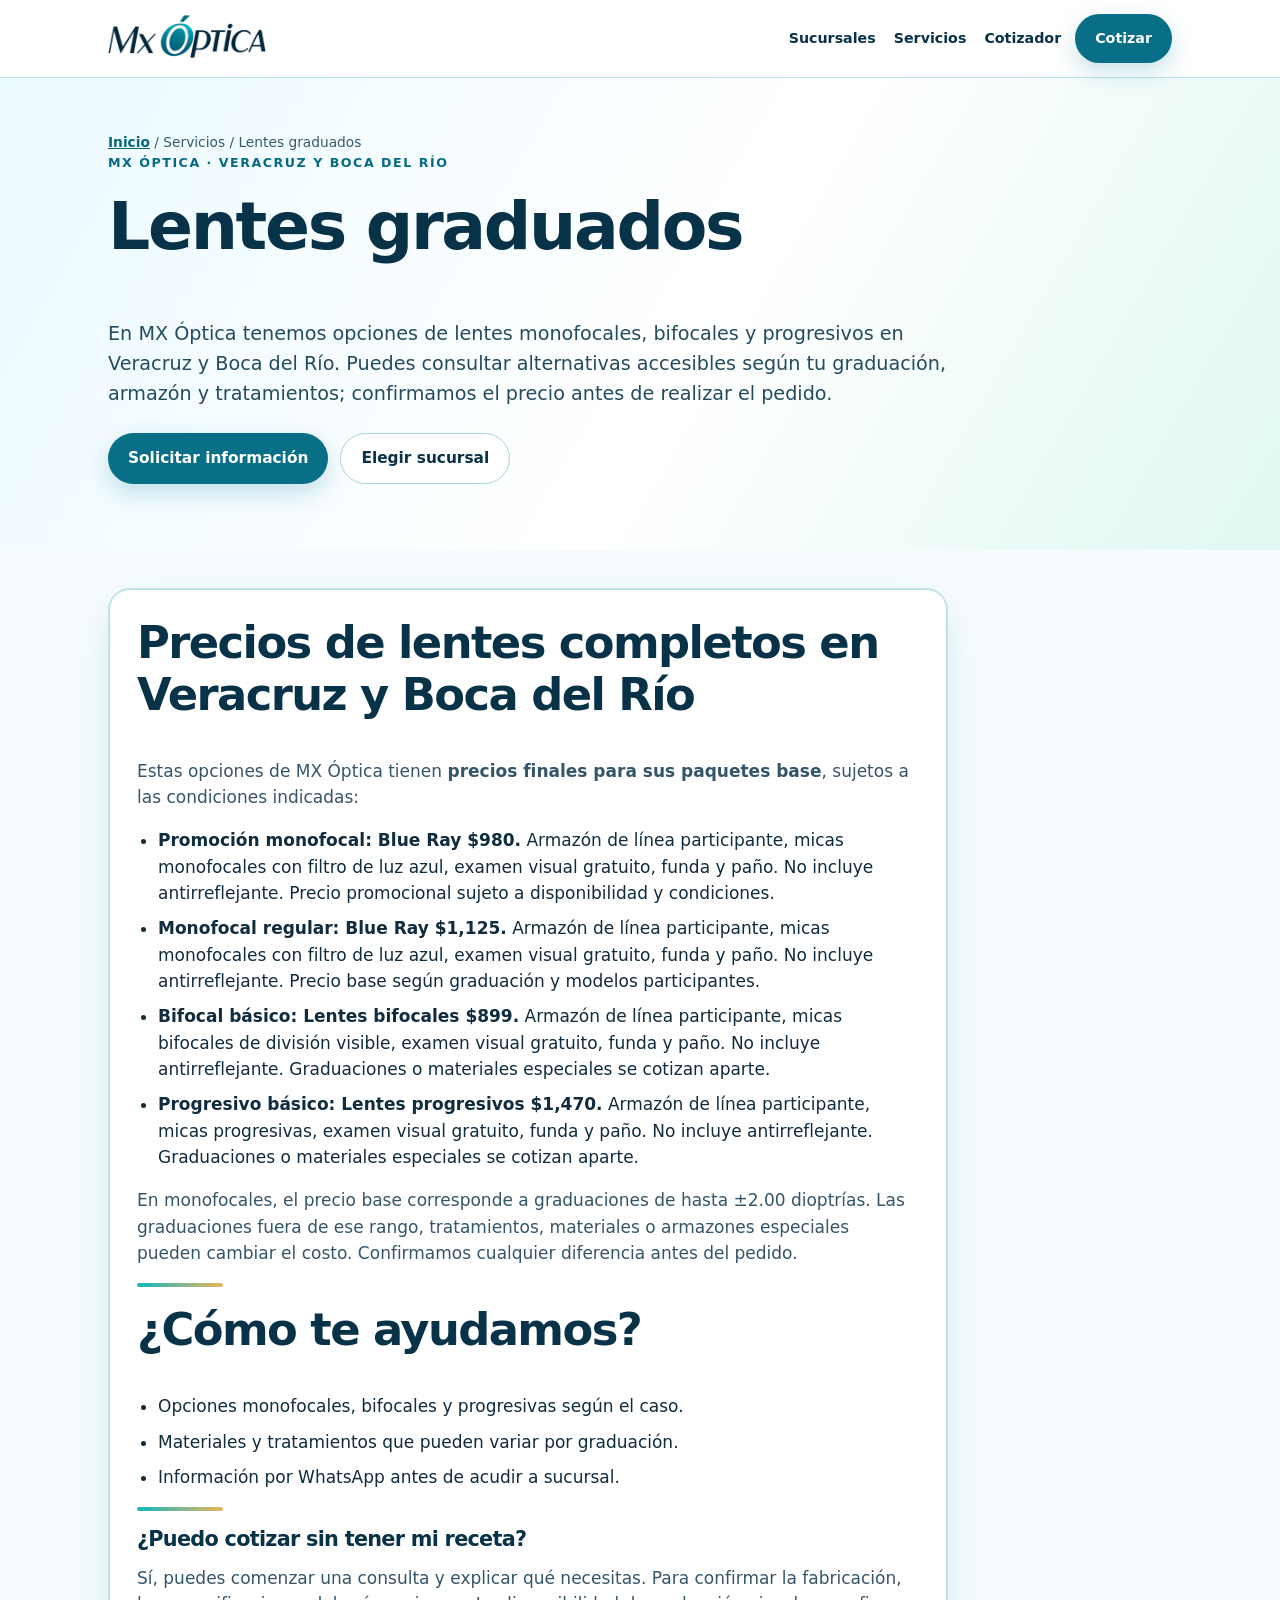
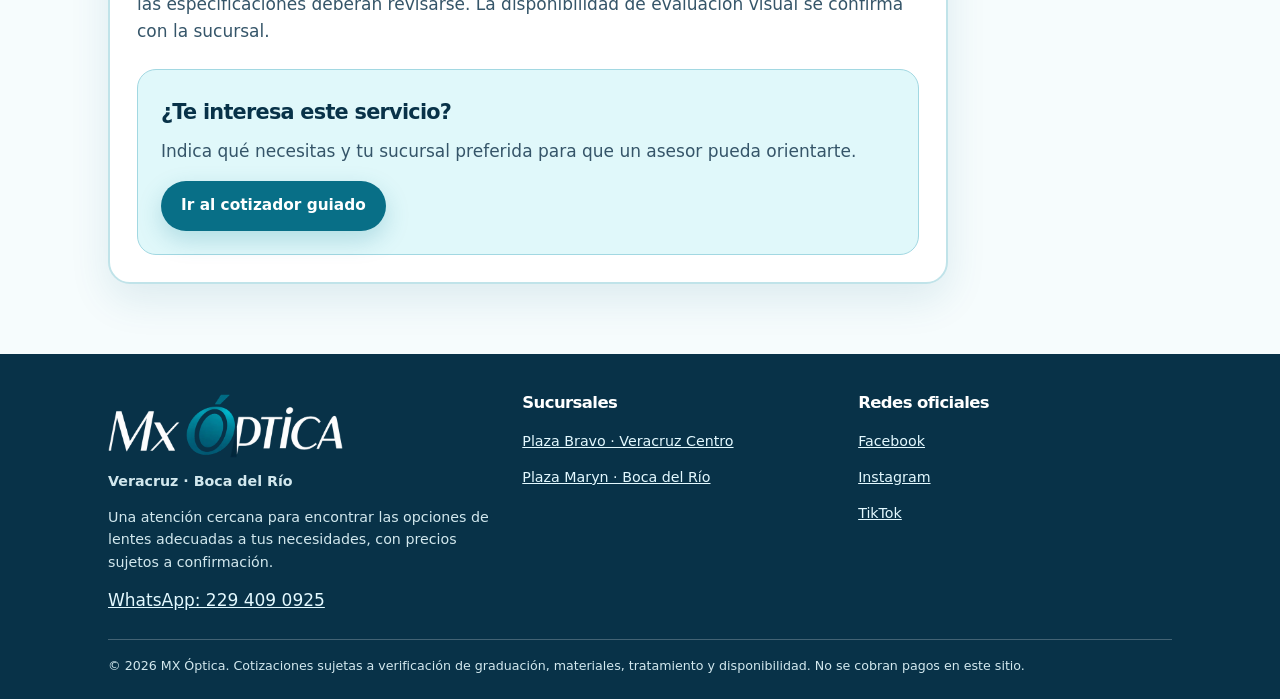
<file: sitio/servicios/lentes-graduados/index.html>
<!doctype html><html lang="es-MX"><head>
<meta charset="utf-8"><meta name="viewport" content="width=device-width, initial-scale=1">
<title>Lentes graduados en Veracruz y Boca del Río | MX Óptica</title><meta name="description" content="Lentes monofocales, bifocales y progresivos en Veracruz y Boca del Río. Consulta opciones accesibles de MX Óptica; precio sujeto a graduación y materiales."><meta name="theme-color" content="#e9faff">
<meta property="og:type" content="website"><meta property="og:locale" content="es_MX"><meta property="og:site_name" content="MX Óptica"><meta property="og:title" content="Lentes graduados en Veracruz y Boca del Río | MX Óptica"><meta property="og:description" content="Lentes monofocales, bifocales y progresivos en Veracruz y Boca del Río. Consulta opciones accesibles de MX Óptica; precio sujeto a graduación y materiales.">
<link rel="canonical" href="https://mxoptica.com/servicios/lentes-graduados/">
<meta property="og:url" content="https://mxoptica.com/servicios/lentes-graduados/">
<link rel="icon" type="image/png" sizes="64x64" href="../../assets/favicon-64.png"><link rel="apple-touch-icon" sizes="180x180" href="../../assets/apple-touch-icon.png"><link rel="icon" type="image/png" sizes="192x192" href="../../assets/icon-192.png">
<link rel="stylesheet" href="../../assets/styles.css">
<script type="application/ld+json">{"@context":"https://schema.org","@type":"Service","name":"Lentes graduados","description":"Lentes monofocales, bifocales y progresivos en Veracruz y Boca del Río. Consulta opciones accesibles de MX Óptica; precio sujeto a graduación y materiales.","areaServed":["Veracruz, Veracruz, México","Boca del Río, Veracruz, México"],"provider":{"@type":"Organization","name":"MX Óptica","telephone":"+52-229-409-0925","url":"https://mxoptica.com/"},"url":"https://mxoptica.com/servicios/lentes-graduados/"}</script>
<script async src="https://www.googletagmanager.com/gtag/js?id=G-1YKC3ZT1P1"></script>
<script>window.dataLayer=window.dataLayer||[];function gtag(){dataLayer.push(arguments);}gtag('js',new Date());gtag('config','G-1YKC3ZT1P1',{allow_google_signals:false,allow_ad_personalization_signals:false});</script>
</head><body><a class="skip" href="#contenido">Ir al contenido principal</a>
<header class="site-header"><div class="wrap header-inner">
<a class="logo" href="../../index.html" aria-label="MX Óptica — inicio"><picture class="brand-picture"><source type="image/webp" srcset="../../assets/logo-mx-optica-light.webp"><img src="../../assets/logo-mx-optica-light.png" alt="MX Óptica" width="700" height="209" decoding="async"></picture></a>
<nav class="site-nav" aria-label="Navegación principal">
<div class="desktop-nav-links"><a href="../../index.html#sucursales">Sucursales</a><a href="../../index.html#servicios">Servicios</a><a href="../../index.html#cotizador">Cotizador</a></div>
<details class="mobile-menu"><summary aria-label="Abrir o cerrar menú"><span aria-hidden="true">☰</span><span class="sr-only">Menú</span></summary><div class="mobile-menu-links"><a href="../../index.html#sucursales">Sucursales</a><a href="../../index.html#servicios">Servicios</a><a href="../../index.html#paquetes">Paquetes y precios</a><a href="../../index.html#preguntas">Preguntas frecuentes</a></div></details>
<a class="btn btn-primary header-cta" href="../../index.html#cotizador">Cotizar</a></nav>
</div></header><main id="contenido"><section class="page-hero"><div class="wrap"><nav class="breadcrumb" aria-label="Ruta de navegación"><a href="../../index.html">Inicio</a> / Servicios / Lentes graduados</nav><div class="eyebrow">MX Óptica · Veracruz y Boca del Río</div><h1>Lentes graduados</h1><p class="intro">En MX Óptica tenemos opciones de lentes monofocales, bifocales y progresivos en Veracruz y Boca del Río. Puedes consultar alternativas accesibles según tu graduación, armazón y tratamientos; confirmamos el precio antes de realizar el pedido.</p><div class="hero-actions"><a href="../../index.html#cotizador" class="btn btn-primary">Solicitar información</a><a href="../../index.html#sucursales" class="btn btn-white">Elegir sucursal</a></div></div></section><section class="page-content"><div class="wrap"><article class="card main-card"><h2>Precios de lentes completos en Veracruz y Boca del Río</h2><p>Estas opciones de MX Óptica tienen <strong>precios finales para sus paquetes base</strong>, sujetos a las condiciones indicadas:</p><ul class="bullet"><li><strong>Promoción monofocal: Blue Ray $980.</strong> Armazón de línea participante, micas monofocales con filtro de luz azul, examen visual gratuito, funda y paño. No incluye antirreflejante. Precio promocional sujeto a disponibilidad y condiciones.</li><li><strong>Monofocal regular: Blue Ray $1,125.</strong> Armazón de línea participante, micas monofocales con filtro de luz azul, examen visual gratuito, funda y paño. No incluye antirreflejante. Precio base según graduación y modelos participantes.</li><li><strong>Bifocal básico: Lentes bifocales $899.</strong> Armazón de línea participante, micas bifocales de división visible, examen visual gratuito, funda y paño. No incluye antirreflejante. Graduaciones o materiales especiales se cotizan aparte.</li><li><strong>Progresivo básico: Lentes progresivos $1,470.</strong> Armazón de línea participante, micas progresivas, examen visual gratuito, funda y paño. No incluye antirreflejante. Graduaciones o materiales especiales se cotizan aparte.</li></ul><p>En monofocales, el precio base corresponde a graduaciones de hasta ±2.00 dioptrías. Las graduaciones fuera de ese rango, tratamientos, materiales o armazones especiales pueden cambiar el costo. Confirmamos cualquier diferencia antes del pedido.</p><div class="accent-rule"></div><h2>¿Cómo te ayudamos?</h2><ul class="bullet"><li>Opciones monofocales, bifocales y progresivas según el caso.</li><li>Materiales y tratamientos que pueden variar por graduación.</li><li>Información por WhatsApp antes de acudir a sucursal.</li></ul><div class="accent-rule"></div><h3>¿Puedo cotizar sin tener mi receta?</h3><p>Sí, puedes comenzar una consulta y explicar qué necesitas. Para confirmar la fabricación, las especificaciones deberán revisarse. La disponibilidad de evaluación visual se confirma con la sucursal.</p><div class="cta-band"><h3>¿Te interesa este servicio?</h3><p>Indica qué necesitas y tu sucursal preferida para que un asesor pueda orientarte.</p><a href="../../index.html#cotizador" class="btn btn-primary">Ir al cotizador guiado</a></div></article></div></section></main><footer class="site-footer"><div class="wrap">
  <div class="footer-grid"><div><picture class="footer-brand"><source type="image/webp" srcset="../../assets/logo-mx-optica-dark.webp"><img src="../../assets/logo-mx-optica-dark.png" alt="MX Óptica" width="700" height="209" loading="lazy" decoding="async"></picture><p class="footer-location">Veracruz · Boca del Río</p><p>Una atención cercana para encontrar las opciones de lentes adecuadas a tus necesidades, con precios sujetos a confirmación.</p><a href="https://wa.me/522294090925" rel="noopener noreferrer" target="_blank">WhatsApp: 229 409 0925</a></div>
  <div><h3>Sucursales</h3><p><a href="../../sucursales/plaza-bravo/">Plaza Bravo · Veracruz Centro</a></p><p><a href="../../sucursales/plaza-maryn/">Plaza Maryn · Boca del Río</a></p></div>
  <div><h3>Redes oficiales</h3><p><a href="https://www.facebook.com/mxoptica" rel="noopener noreferrer" target="_blank">Facebook</a></p><p><a href="https://www.instagram.com/mxoptica/" rel="noopener noreferrer" target="_blank">Instagram</a></p><p><a href="https://www.tiktok.com/@mxoptica" rel="noopener noreferrer" target="_blank">TikTok</a></p></div></div>
  <div class="footer-bottom">© 2026 MX Óptica. Cotizaciones sujetas a verificación de graduación, materiales, tratamiento y disponibilidad. No se cobran pagos en este sitio.</div>
</div></footer><script src="../../assets/quote.js" defer></script><script src="../../assets/analytics.js" defer></script></body></html>
</file>
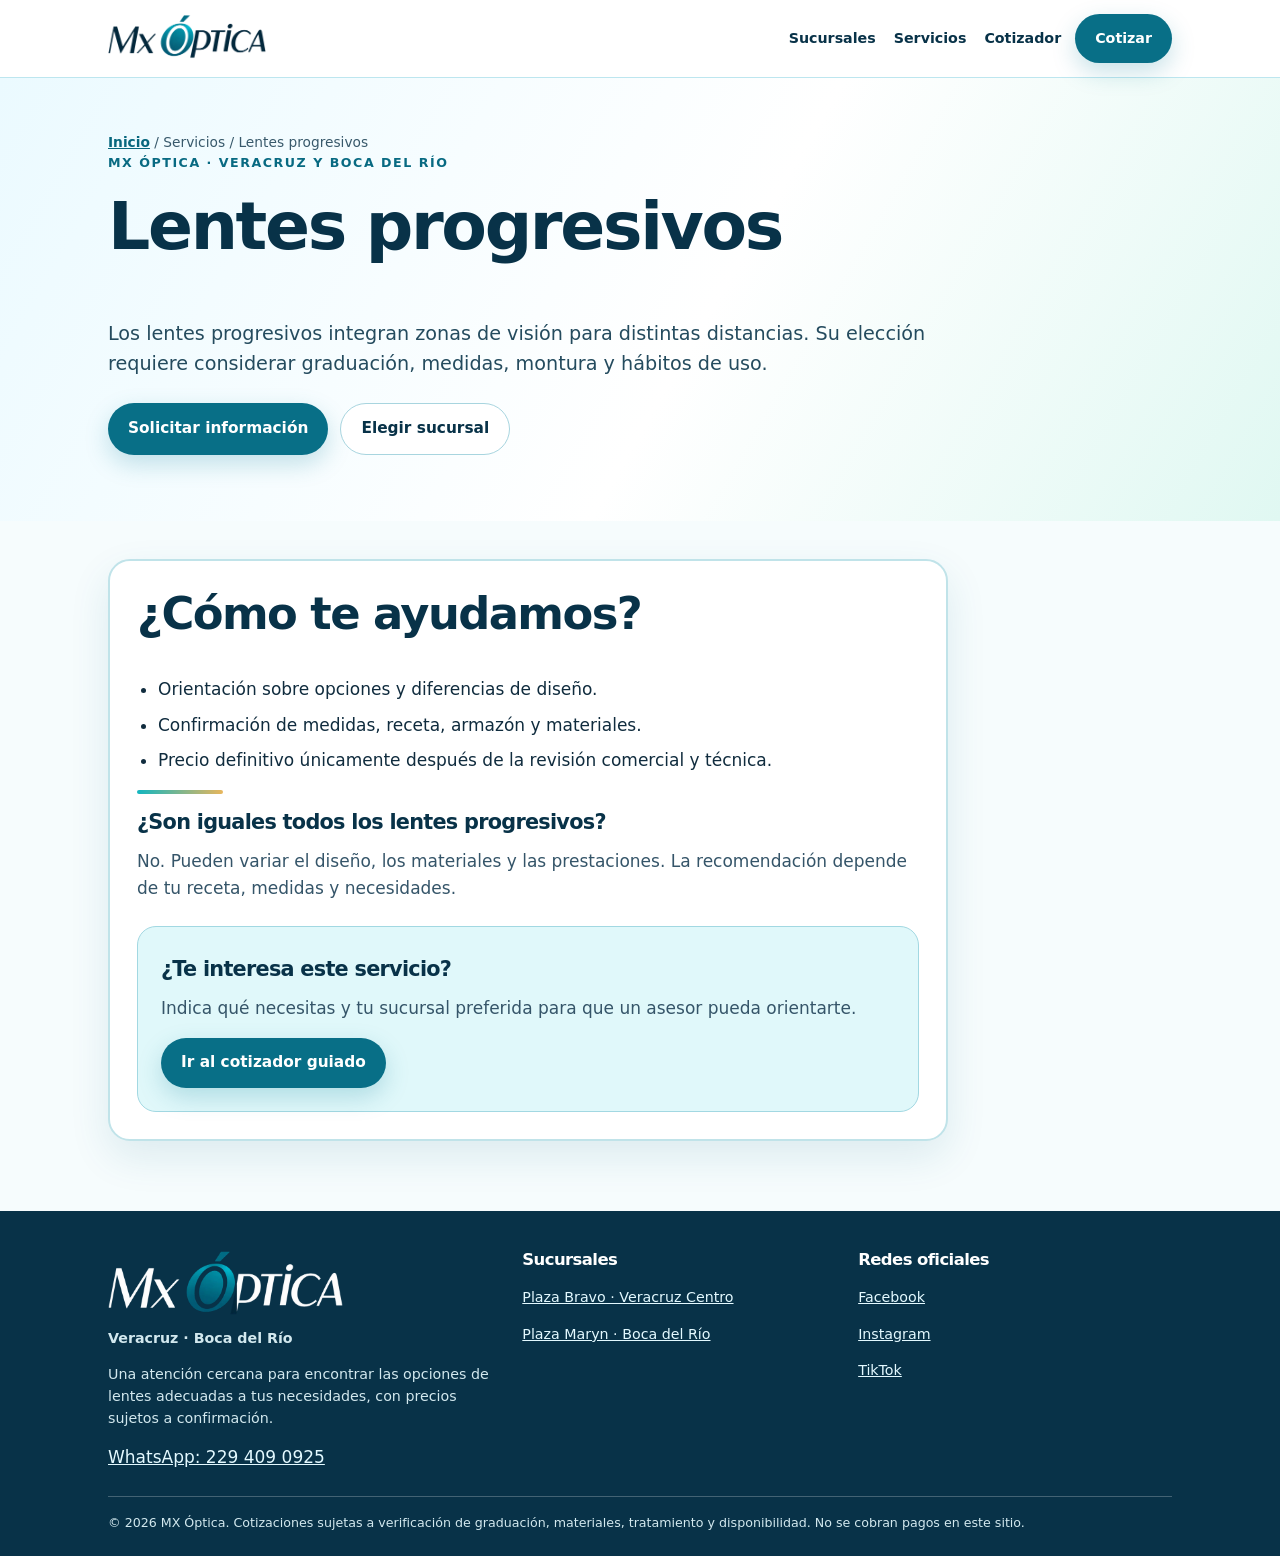
<file: sitio/servicios/lentes-progresivos/index.html>
<!doctype html><html lang="es-MX"><head>
<meta charset="utf-8"><meta name="viewport" content="width=device-width, initial-scale=1">
<title>Lentes progresivos en Veracruz y Boca del Río | MX Óptica</title><meta name="description" content="Información sobre lentes progresivos y cotización según graduación, material y tratamientos en MX Óptica."><meta name="theme-color" content="#e9faff">
<meta property="og:type" content="website"><meta property="og:locale" content="es_MX"><meta property="og:site_name" content="MX Óptica"><meta property="og:title" content="Lentes progresivos en Veracruz y Boca del Río | MX Óptica"><meta property="og:description" content="Información sobre lentes progresivos y cotización según graduación, material y tratamientos en MX Óptica.">
<link rel="canonical" href="https://mxoptica.com/servicios/lentes-progresivos/">
<meta property="og:url" content="https://mxoptica.com/servicios/lentes-progresivos/">
<link rel="icon" type="image/png" sizes="64x64" href="../../assets/favicon-64.png"><link rel="apple-touch-icon" sizes="180x180" href="../../assets/apple-touch-icon.png"><link rel="icon" type="image/png" sizes="192x192" href="../../assets/icon-192.png">
<link rel="stylesheet" href="../../assets/styles.css">
<script type="application/ld+json">{"@context":"https://schema.org","@type":"Service","name":"Lentes progresivos","description":"Información sobre lentes progresivos y cotización según graduación, material y tratamientos en MX Óptica.","areaServed":["Veracruz, Veracruz, México","Boca del Río, Veracruz, México"],"provider":{"@type":"Organization","name":"MX Óptica","telephone":"+52-229-409-0925","url":"https://mxoptica.com/"},"url":"https://mxoptica.com/servicios/lentes-progresivos/"}</script>
<script async src="https://www.googletagmanager.com/gtag/js?id=G-1YKC3ZT1P1"></script>
<script>window.dataLayer=window.dataLayer||[];function gtag(){dataLayer.push(arguments);}gtag('js',new Date());gtag('config','G-1YKC3ZT1P1',{allow_google_signals:false,allow_ad_personalization_signals:false});</script>
</head><body><a class="skip" href="#contenido">Ir al contenido principal</a>
<header class="site-header"><div class="wrap header-inner">
<a class="logo" href="../../index.html" aria-label="MX Óptica — inicio"><picture class="brand-picture"><source type="image/webp" srcset="../../assets/logo-mx-optica-light.webp"><img src="../../assets/logo-mx-optica-light.png" alt="MX Óptica" width="700" height="209" decoding="async"></picture></a>
<nav class="site-nav" aria-label="Navegación principal">
<div class="desktop-nav-links"><a href="../../index.html#sucursales">Sucursales</a><a href="../../index.html#servicios">Servicios</a><a href="../../index.html#cotizador">Cotizador</a></div>
<details class="mobile-menu"><summary aria-label="Abrir o cerrar menú"><span aria-hidden="true">☰</span><span class="sr-only">Menú</span></summary><div class="mobile-menu-links"><a href="../../index.html#sucursales">Sucursales</a><a href="../../index.html#servicios">Servicios</a><a href="../../index.html#paquetes">Paquetes y precios</a><a href="../../index.html#preguntas">Preguntas frecuentes</a></div></details>
<a class="btn btn-primary header-cta" href="../../index.html#cotizador">Cotizar</a></nav>
</div></header><main id="contenido"><section class="page-hero"><div class="wrap"><nav class="breadcrumb" aria-label="Ruta de navegación"><a href="../../index.html">Inicio</a> / Servicios / Lentes progresivos</nav><div class="eyebrow">MX Óptica · Veracruz y Boca del Río</div><h1>Lentes progresivos</h1><p class="intro">Los lentes progresivos integran zonas de visión para distintas distancias. Su elección requiere considerar graduación, medidas, montura y hábitos de uso.</p><div class="hero-actions"><a href="../../index.html#cotizador" class="btn btn-primary">Solicitar información</a><a href="../../index.html#sucursales" class="btn btn-white">Elegir sucursal</a></div></div></section><section class="page-content"><div class="wrap"><article class="card main-card"><h2>¿Cómo te ayudamos?</h2><ul class="bullet"><li>Orientación sobre opciones y diferencias de diseño.</li><li>Confirmación de medidas, receta, armazón y materiales.</li><li>Precio definitivo únicamente después de la revisión comercial y técnica.</li></ul><div class="accent-rule"></div><h3>¿Son iguales todos los lentes progresivos?</h3><p>No. Pueden variar el diseño, los materiales y las prestaciones. La recomendación depende de tu receta, medidas y necesidades.</p><div class="cta-band"><h3>¿Te interesa este servicio?</h3><p>Indica qué necesitas y tu sucursal preferida para que un asesor pueda orientarte.</p><a href="../../index.html#cotizador" class="btn btn-primary">Ir al cotizador guiado</a></div></article></div></section></main><footer class="site-footer"><div class="wrap">
  <div class="footer-grid"><div><picture class="footer-brand"><source type="image/webp" srcset="../../assets/logo-mx-optica-dark.webp"><img src="../../assets/logo-mx-optica-dark.png" alt="MX Óptica" width="700" height="209" loading="lazy" decoding="async"></picture><p class="footer-location">Veracruz · Boca del Río</p><p>Una atención cercana para encontrar las opciones de lentes adecuadas a tus necesidades, con precios sujetos a confirmación.</p><a href="https://wa.me/522294090925" rel="noopener noreferrer" target="_blank">WhatsApp: 229 409 0925</a></div>
  <div><h3>Sucursales</h3><p><a href="../../sucursales/plaza-bravo/">Plaza Bravo · Veracruz Centro</a></p><p><a href="../../sucursales/plaza-maryn/">Plaza Maryn · Boca del Río</a></p></div>
  <div><h3>Redes oficiales</h3><p><a href="https://www.facebook.com/mxoptica" rel="noopener noreferrer" target="_blank">Facebook</a></p><p><a href="https://www.instagram.com/mxoptica/" rel="noopener noreferrer" target="_blank">Instagram</a></p><p><a href="https://www.tiktok.com/@mxoptica" rel="noopener noreferrer" target="_blank">TikTok</a></p></div></div>
  <div class="footer-bottom">© 2026 MX Óptica. Cotizaciones sujetas a verificación de graduación, materiales, tratamiento y disponibilidad. No se cobran pagos en este sitio.</div>
</div></footer><script src="../../assets/quote.js" defer></script><script src="../../assets/analytics.js" defer></script></body></html>
</file>
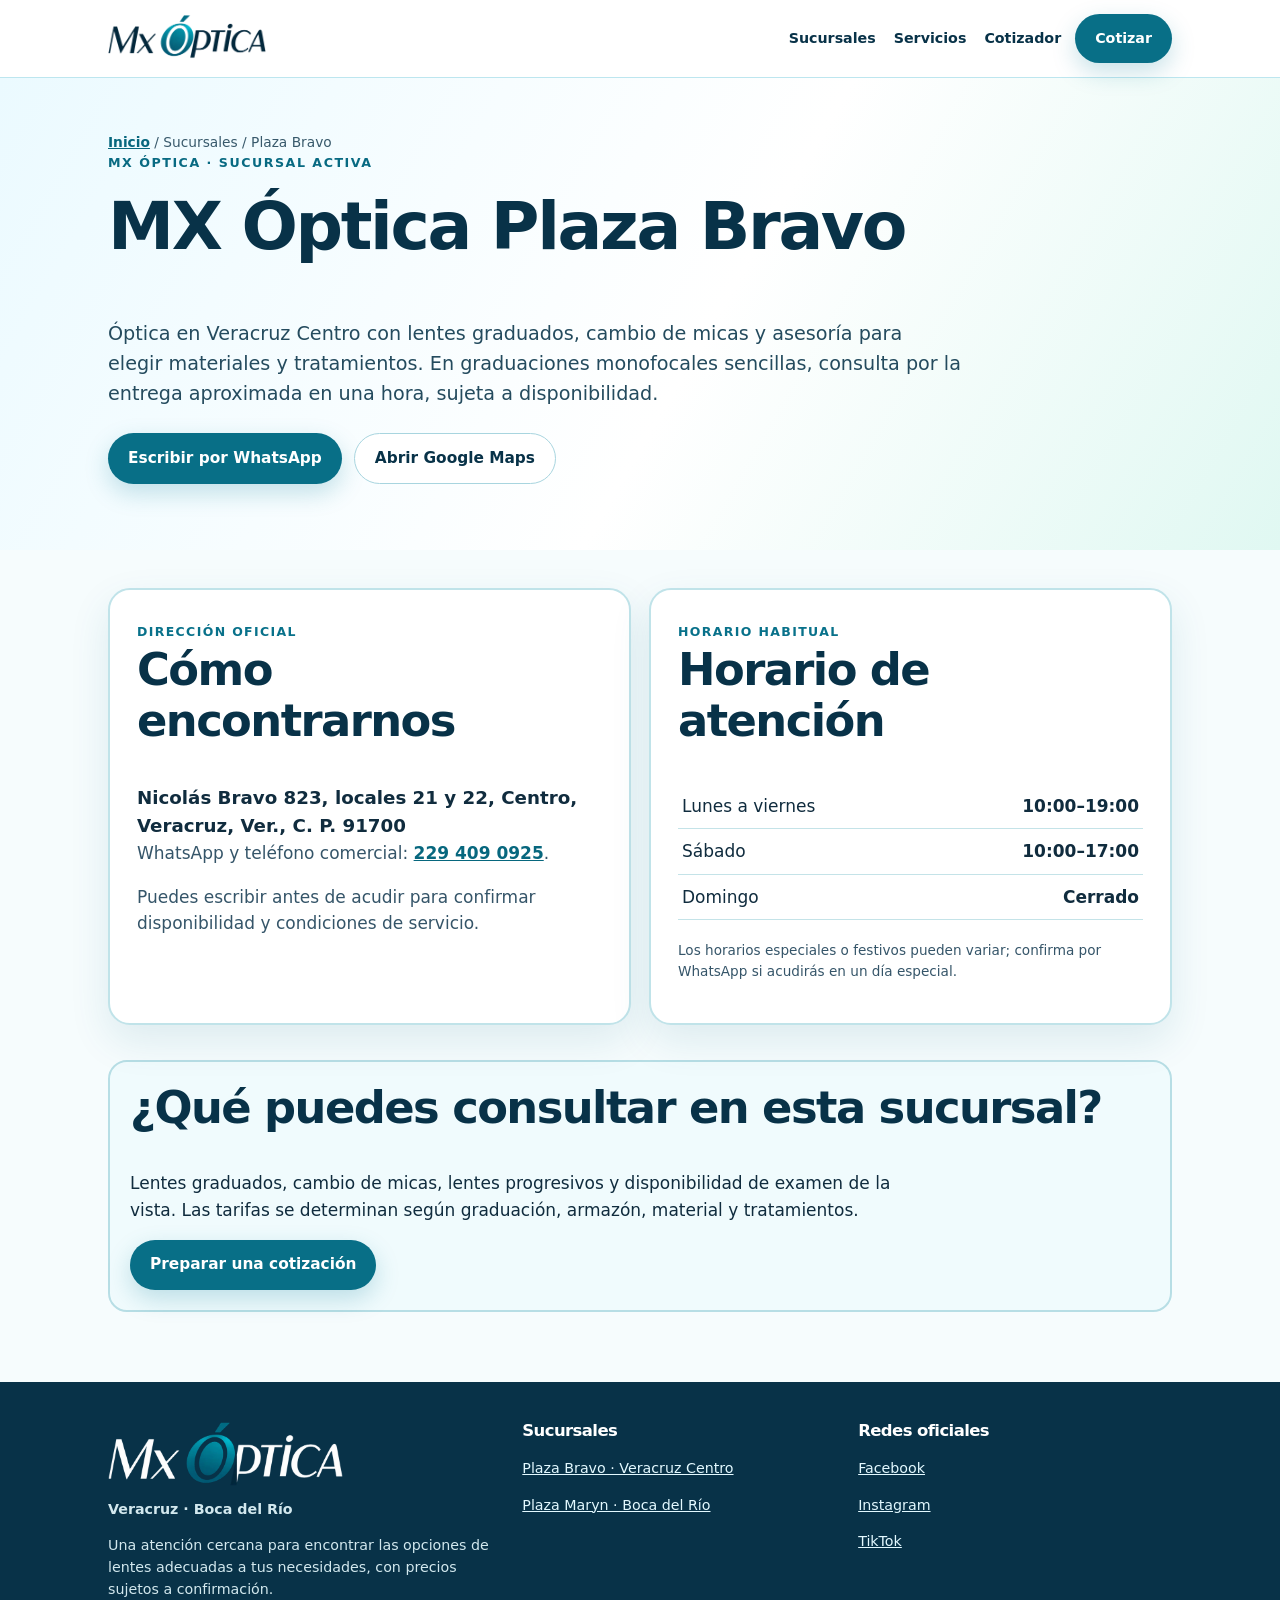
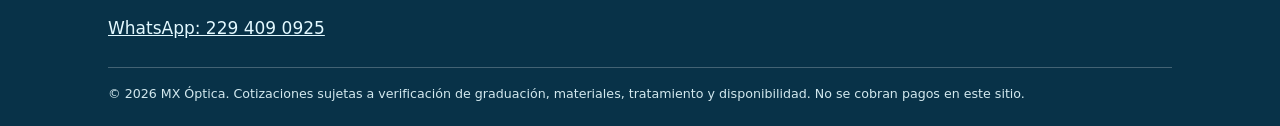
<file: sitio/sucursales/plaza-bravo/index.html>
<!doctype html><html lang="es-MX"><head>
<meta charset="utf-8"><meta name="viewport" content="width=device-width, initial-scale=1">
<title>MX Óptica Plaza Bravo | Óptica en Veracruz, Veracruz</title><meta name="description" content="Óptica en Veracruz Centro: lentes graduados, cambio de micas y orientación para examen de la vista. MX Óptica Plaza Bravo, Nicolás Bravo 823. Cotiza por WhatsApp."><meta name="theme-color" content="#e9faff">
<meta property="og:type" content="website"><meta property="og:locale" content="es_MX"><meta property="og:site_name" content="MX Óptica"><meta property="og:title" content="MX Óptica Plaza Bravo | Óptica en Veracruz, Veracruz"><meta property="og:description" content="Óptica en Veracruz Centro: lentes graduados, cambio de micas y orientación para examen de la vista. MX Óptica Plaza Bravo, Nicolás Bravo 823. Cotiza por WhatsApp.">
<link rel="canonical" href="https://mxoptica.com/sucursales/plaza-bravo/">
<meta property="og:url" content="https://mxoptica.com/sucursales/plaza-bravo/">
<link rel="icon" type="image/png" sizes="64x64" href="../../assets/favicon-64.png"><link rel="apple-touch-icon" sizes="180x180" href="../../assets/apple-touch-icon.png"><link rel="icon" type="image/png" sizes="192x192" href="../../assets/icon-192.png">
<link rel="stylesheet" href="../../assets/styles.css">
<script type="application/ld+json">{"@context":"https://schema.org","@type":"Optician","name":"MX Óptica Plaza Bravo","description":"Atención óptica y consultas de lentes en Veracruz, Veracruz.","telephone":"+52-229-409-0925","address":{"@type":"PostalAddress","streetAddress":"Nicolás Bravo 823, locales 21 y 22, Centro","addressLocality":"Veracruz","addressRegion":"Veracruz","postalCode":"91700","addressCountry":"MX"},"openingHoursSpecification":[{"@type":"OpeningHoursSpecification","dayOfWeek":["Monday","Tuesday","Wednesday","Thursday","Friday"],"opens":"10:00","closes":"19:00"},{"@type":"OpeningHoursSpecification","dayOfWeek":["Saturday"],"opens":"10:00","closes":"17:00"}],"sameAs":["https://www.facebook.com/mxoptica","https://www.instagram.com/mxoptica/","https://www.tiktok.com/@mxoptica"],"currenciesAccepted":"MXN","url":"https://mxoptica.com/sucursales/plaza-bravo/"}</script>
<script async src="https://www.googletagmanager.com/gtag/js?id=G-1YKC3ZT1P1"></script>
<script>window.dataLayer=window.dataLayer||[];function gtag(){dataLayer.push(arguments);}gtag('js',new Date());gtag('config','G-1YKC3ZT1P1',{allow_google_signals:false,allow_ad_personalization_signals:false});</script>
</head><body><a class="skip" href="#contenido">Ir al contenido principal</a>
<header class="site-header"><div class="wrap header-inner">
<a class="logo" href="../../index.html" aria-label="MX Óptica — inicio"><picture class="brand-picture"><source type="image/webp" srcset="../../assets/logo-mx-optica-light.webp"><img src="../../assets/logo-mx-optica-light.png" alt="MX Óptica" width="700" height="209" decoding="async"></picture></a>
<nav class="site-nav" aria-label="Navegación principal">
<div class="desktop-nav-links"><a href="../../index.html#sucursales">Sucursales</a><a href="../../index.html#servicios">Servicios</a><a href="../../index.html#cotizador">Cotizador</a></div>
<details class="mobile-menu"><summary aria-label="Abrir o cerrar menú"><span aria-hidden="true">☰</span><span class="sr-only">Menú</span></summary><div class="mobile-menu-links"><a href="../../index.html#sucursales">Sucursales</a><a href="../../index.html#servicios">Servicios</a><a href="../../index.html#paquetes">Paquetes y precios</a><a href="../../index.html#preguntas">Preguntas frecuentes</a></div></details>
<a class="btn btn-primary header-cta" href="../../index.html#cotizador">Cotizar</a></nav>
</div></header><main id="contenido"><section class="page-hero"><div class="wrap"><nav class="breadcrumb" aria-label="Ruta de navegación"><a href="../../index.html">Inicio</a> / Sucursales / Plaza Bravo</nav><div class="eyebrow">MX Óptica · Sucursal activa</div><h1>MX Óptica Plaza Bravo</h1><p class="intro">Óptica en Veracruz Centro con lentes graduados, cambio de micas y asesoría para elegir materiales y tratamientos. En graduaciones monofocales sencillas, consulta por la entrega aproximada en una hora, sujeta a disponibilidad.</p><div class="hero-actions"><a class="btn btn-primary" href="https://wa.me/522294090925" target="_blank" rel="noopener noreferrer">Escribir por WhatsApp</a><a class="btn btn-white" target="_blank" rel="noopener noreferrer" href="https://maps.app.goo.gl/qEdNR856177v6irj7">Abrir Google Maps</a></div></div></section>
<section class="page-content"><div class="wrap grid-2"><article class="card"><span class="kicker">Dirección oficial</span><h2>Cómo encontrarnos</h2><address style="font-style:normal;font-size:1.14rem;font-weight:760">Nicolás Bravo 823, locales 21 y 22, Centro, Veracruz, Ver., C. P. 91700</address><p>WhatsApp y teléfono comercial: <a href="tel:+522294090925">229 409 0925</a>.</p><p>Puedes escribir antes de acudir para confirmar disponibilidad y condiciones de servicio.</p></article><article class="card"><span class="kicker">Horario habitual</span><h2>Horario de atención</h2><table class="hours"><tbody><tr><td>Lunes a viernes</td><td>10:00–19:00</td></tr><tr><td>Sábado</td><td>10:00–17:00</td></tr><tr><td>Domingo</td><td>Cerrado</td></tr></tbody></table><p class="footnote">Los horarios especiales o festivos pueden variar; confirma por WhatsApp si acudirás en un día especial.</p></article></div><div class="wrap" style="margin-top:35px"><div class="callout"><h2>¿Qué puedes consultar en esta sucursal?</h2><p>Lentes graduados, cambio de micas, lentes progresivos y disponibilidad de examen de la vista. Las tarifas se determinan según graduación, armazón, material y tratamientos.</p><a class="btn btn-primary" href="../../index.html#cotizador">Preparar una cotización</a></div></div></section></main><footer class="site-footer"><div class="wrap">
  <div class="footer-grid"><div><picture class="footer-brand"><source type="image/webp" srcset="../../assets/logo-mx-optica-dark.webp"><img src="../../assets/logo-mx-optica-dark.png" alt="MX Óptica" width="700" height="209" loading="lazy" decoding="async"></picture><p class="footer-location">Veracruz · Boca del Río</p><p>Una atención cercana para encontrar las opciones de lentes adecuadas a tus necesidades, con precios sujetos a confirmación.</p><a href="https://wa.me/522294090925" rel="noopener noreferrer" target="_blank">WhatsApp: 229 409 0925</a></div>
  <div><h3>Sucursales</h3><p><a href="../../sucursales/plaza-bravo/">Plaza Bravo · Veracruz Centro</a></p><p><a href="../../sucursales/plaza-maryn/">Plaza Maryn · Boca del Río</a></p></div>
  <div><h3>Redes oficiales</h3><p><a href="https://www.facebook.com/mxoptica" rel="noopener noreferrer" target="_blank">Facebook</a></p><p><a href="https://www.instagram.com/mxoptica/" rel="noopener noreferrer" target="_blank">Instagram</a></p><p><a href="https://www.tiktok.com/@mxoptica" rel="noopener noreferrer" target="_blank">TikTok</a></p></div></div>
  <div class="footer-bottom">© 2026 MX Óptica. Cotizaciones sujetas a verificación de graduación, materiales, tratamiento y disponibilidad. No se cobran pagos en este sitio.</div>
</div></footer><script src="../../assets/quote.js" defer></script><script src="../../assets/analytics.js" defer></script></body></html>
</file>
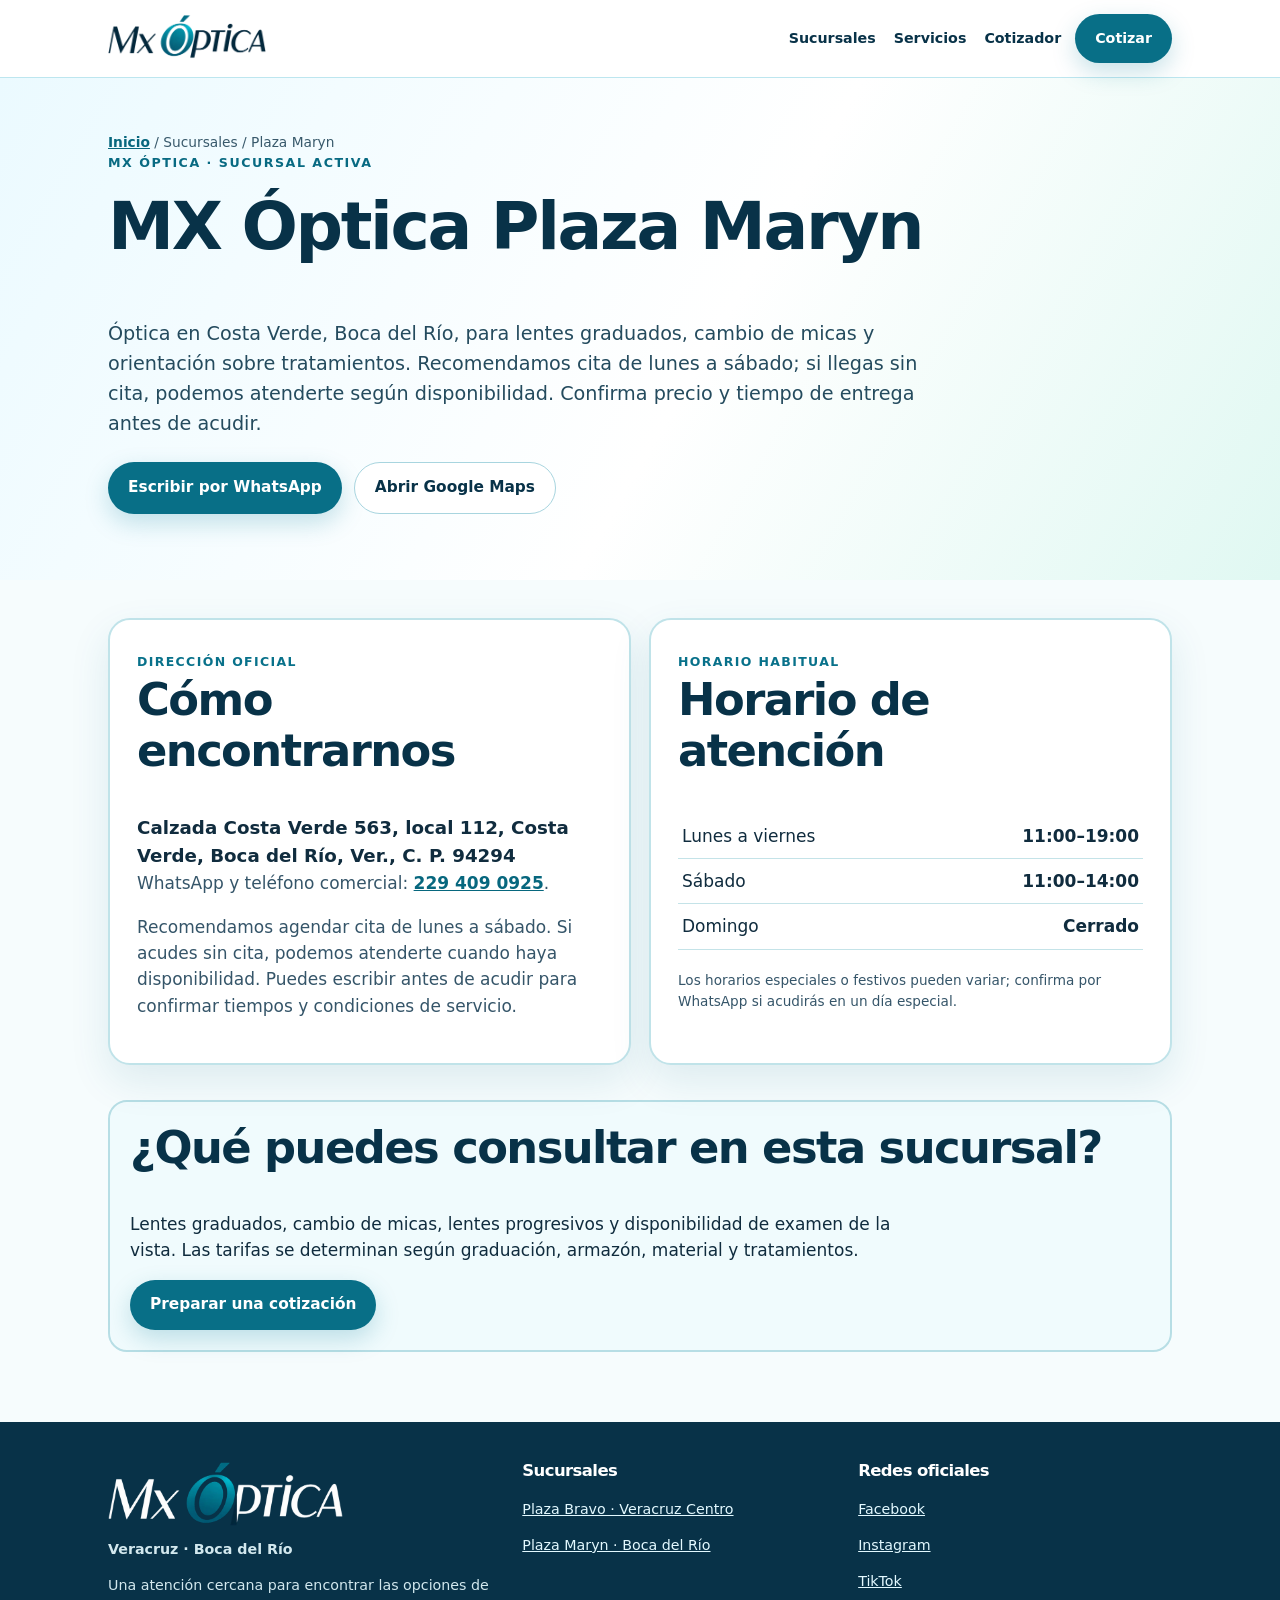
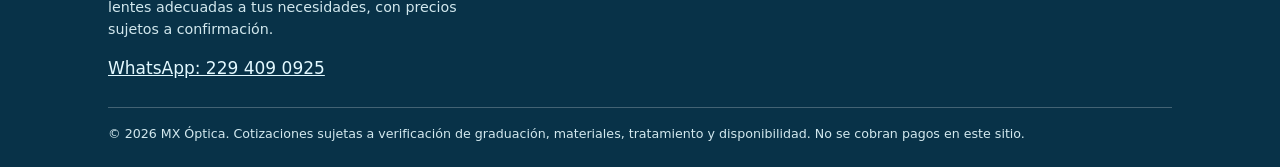
<file: sitio/sucursales/plaza-maryn/index.html>
<!doctype html><html lang="es-MX"><head>
<meta charset="utf-8"><meta name="viewport" content="width=device-width, initial-scale=1">
<title>MX Óptica Plaza Maryn | Óptica en Boca del Río, Veracruz</title><meta name="description" content="Óptica en Costa Verde, Boca del Río. Lentes graduados y cambio de micas en MX Óptica Plaza Maryn. Se recomienda cita; visitas sin cita según disponibilidad."><meta name="theme-color" content="#e9faff">
<meta property="og:type" content="website"><meta property="og:locale" content="es_MX"><meta property="og:site_name" content="MX Óptica"><meta property="og:title" content="MX Óptica Plaza Maryn | Óptica en Boca del Río, Veracruz"><meta property="og:description" content="Óptica en Costa Verde, Boca del Río. Lentes graduados y cambio de micas en MX Óptica Plaza Maryn. Se recomienda cita; visitas sin cita según disponibilidad.">
<link rel="canonical" href="https://mxoptica.com/sucursales/plaza-maryn/">
<meta property="og:url" content="https://mxoptica.com/sucursales/plaza-maryn/">
<link rel="icon" type="image/png" sizes="64x64" href="../../assets/favicon-64.png"><link rel="apple-touch-icon" sizes="180x180" href="../../assets/apple-touch-icon.png"><link rel="icon" type="image/png" sizes="192x192" href="../../assets/icon-192.png">
<link rel="stylesheet" href="../../assets/styles.css">
<script type="application/ld+json">{"@context":"https://schema.org","@type":"Optician","name":"MX Óptica Plaza Maryn","description":"Atención óptica y consultas de lentes en Boca del Río, Veracruz.","telephone":"+52-229-409-0925","address":{"@type":"PostalAddress","streetAddress":"Calzada Costa Verde 563, local 112, Costa Verde","addressLocality":"Boca del Río","addressRegion":"Veracruz","postalCode":"94294","addressCountry":"MX"},"openingHoursSpecification":[{"@type":"OpeningHoursSpecification","dayOfWeek":["Monday","Tuesday","Wednesday","Thursday","Friday"],"opens":"11:00","closes":"19:00"},{"@type":"OpeningHoursSpecification","dayOfWeek":["Saturday"],"opens":"11:00","closes":"14:00"}],"sameAs":["https://www.facebook.com/mxoptica","https://www.instagram.com/mxoptica/","https://www.tiktok.com/@mxoptica"],"currenciesAccepted":"MXN","url":"https://mxoptica.com/sucursales/plaza-maryn/"}</script>
<script async src="https://www.googletagmanager.com/gtag/js?id=G-1YKC3ZT1P1"></script>
<script>window.dataLayer=window.dataLayer||[];function gtag(){dataLayer.push(arguments);}gtag('js',new Date());gtag('config','G-1YKC3ZT1P1',{allow_google_signals:false,allow_ad_personalization_signals:false});</script>
</head><body><a class="skip" href="#contenido">Ir al contenido principal</a>
<header class="site-header"><div class="wrap header-inner">
<a class="logo" href="../../index.html" aria-label="MX Óptica — inicio"><picture class="brand-picture"><source type="image/webp" srcset="../../assets/logo-mx-optica-light.webp"><img src="../../assets/logo-mx-optica-light.png" alt="MX Óptica" width="700" height="209" decoding="async"></picture></a>
<nav class="site-nav" aria-label="Navegación principal">
<div class="desktop-nav-links"><a href="../../index.html#sucursales">Sucursales</a><a href="../../index.html#servicios">Servicios</a><a href="../../index.html#cotizador">Cotizador</a></div>
<details class="mobile-menu"><summary aria-label="Abrir o cerrar menú"><span aria-hidden="true">☰</span><span class="sr-only">Menú</span></summary><div class="mobile-menu-links"><a href="../../index.html#sucursales">Sucursales</a><a href="../../index.html#servicios">Servicios</a><a href="../../index.html#paquetes">Paquetes y precios</a><a href="../../index.html#preguntas">Preguntas frecuentes</a></div></details>
<a class="btn btn-primary header-cta" href="../../index.html#cotizador">Cotizar</a></nav>
</div></header><main id="contenido"><section class="page-hero"><div class="wrap"><nav class="breadcrumb" aria-label="Ruta de navegación"><a href="../../index.html">Inicio</a> / Sucursales / Plaza Maryn</nav><div class="eyebrow">MX Óptica · Sucursal activa</div><h1>MX Óptica Plaza Maryn</h1><p class="intro">Óptica en Costa Verde, Boca del Río, para lentes graduados, cambio de micas y orientación sobre tratamientos. Recomendamos cita de lunes a sábado; si llegas sin cita, podemos atenderte según disponibilidad. Confirma precio y tiempo de entrega antes de acudir.</p><div class="hero-actions"><a class="btn btn-primary" href="https://wa.me/522294090925" target="_blank" rel="noopener noreferrer">Escribir por WhatsApp</a><a class="btn btn-white" target="_blank" rel="noopener noreferrer" href="https://maps.app.goo.gl/KXN5MRW8hSvubKDEA">Abrir Google Maps</a></div></div></section>
<section class="page-content"><div class="wrap grid-2"><article class="card"><span class="kicker">Dirección oficial</span><h2>Cómo encontrarnos</h2><address style="font-style:normal;font-size:1.14rem;font-weight:760">Calzada Costa Verde 563, local 112, Costa Verde, Boca del Río, Ver., C. P. 94294</address><p>WhatsApp y teléfono comercial: <a href="tel:+522294090925">229 409 0925</a>.</p><p>Recomendamos agendar cita de lunes a sábado. Si acudes sin cita, podemos atenderte cuando haya disponibilidad. Puedes escribir antes de acudir para confirmar tiempos y condiciones de servicio.</p></article><article class="card"><span class="kicker">Horario habitual</span><h2>Horario de atención</h2><table class="hours"><tbody><tr><td>Lunes a viernes</td><td>11:00–19:00</td></tr><tr><td>Sábado</td><td>11:00–14:00</td></tr><tr><td>Domingo</td><td>Cerrado</td></tr></tbody></table><p class="footnote">Los horarios especiales o festivos pueden variar; confirma por WhatsApp si acudirás en un día especial.</p></article></div><div class="wrap" style="margin-top:35px"><div class="callout"><h2>¿Qué puedes consultar en esta sucursal?</h2><p>Lentes graduados, cambio de micas, lentes progresivos y disponibilidad de examen de la vista. Las tarifas se determinan según graduación, armazón, material y tratamientos.</p><a class="btn btn-primary" href="../../index.html#cotizador">Preparar una cotización</a></div></div></section></main><footer class="site-footer"><div class="wrap">
  <div class="footer-grid"><div><picture class="footer-brand"><source type="image/webp" srcset="../../assets/logo-mx-optica-dark.webp"><img src="../../assets/logo-mx-optica-dark.png" alt="MX Óptica" width="700" height="209" loading="lazy" decoding="async"></picture><p class="footer-location">Veracruz · Boca del Río</p><p>Una atención cercana para encontrar las opciones de lentes adecuadas a tus necesidades, con precios sujetos a confirmación.</p><a href="https://wa.me/522294090925" rel="noopener noreferrer" target="_blank">WhatsApp: 229 409 0925</a></div>
  <div><h3>Sucursales</h3><p><a href="../../sucursales/plaza-bravo/">Plaza Bravo · Veracruz Centro</a></p><p><a href="../../sucursales/plaza-maryn/">Plaza Maryn · Boca del Río</a></p></div>
  <div><h3>Redes oficiales</h3><p><a href="https://www.facebook.com/mxoptica" rel="noopener noreferrer" target="_blank">Facebook</a></p><p><a href="https://www.instagram.com/mxoptica/" rel="noopener noreferrer" target="_blank">Instagram</a></p><p><a href="https://www.tiktok.com/@mxoptica" rel="noopener noreferrer" target="_blank">TikTok</a></p></div></div>
  <div class="footer-bottom">© 2026 MX Óptica. Cotizaciones sujetas a verificación de graduación, materiales, tratamiento y disponibilidad. No se cobran pagos en este sitio.</div>
</div></footer><script src="../../assets/quote.js" defer></script><script src="../../assets/analytics.js" defer></script></body></html>
</file>
<file: sitio/assets/styles.css>
/* MX Óptica — V4 GEO Celestial Aqua. Comercial pública sin panel. */
:root{color-scheme:light;--sky:#e9faff;--mint:#defbf4;--aqua:#0A8296;--aqua-deep:#07677e;--navy:#083248;--text:#102c3e;--muted:#35586b;--line:#b9e2e9;--surface:#fff;--soft:#f1fcfd;--gold:#e8b65c;--glow:rgba(44,193,221,.18);--radius:22px;--shadow:0 16px 40px rgba(15,103,129,.11)}
*,*::before,*::after{box-sizing:border-box}html{scroll-behavior:smooth}body{margin:0;background:#f6fcfd;color:var(--text);font-family:Inter,ui-sans-serif,system-ui,-apple-system,BlinkMacSystemFont,"Segoe UI",Arial,sans-serif;font-size:17px;line-height:1.55}a{color:var(--aqua-deep)}a:hover{text-decoration-thickness:2px}button,input,select,textarea{font:inherit}button{cursor:pointer}button:focus-visible,a:focus-visible,input:focus-visible,select:focus-visible,textarea:focus-visible{outline:3px solid #e6a437;outline-offset:3px}img{max-width:100%;height:auto}h1,h2,h3,p{margin-top:0}h1,h2,h3{line-height:1.15;letter-spacing:-.035em;color:var(--navy)}h1{font-size:clamp(2.5rem,6.4vw,5.1rem);font-weight:850}h2{font-size:clamp(1.75rem,4vw,2.8rem);font-weight:820}h3{font-size:1.3rem}p{max-width:72ch}small,.small{font-size:.88rem}.muted{color:var(--muted)}.wrap{max-width:1120px;margin-inline:auto;padding-inline:clamp(17px,3vw,28px)}.skip{position:absolute;top:-100px;left:12px;background:white;padding:12px;z-index:999}.skip:focus{top:12px}.site-header{position:sticky;top:0;z-index:40;background:rgba(255,255,255,.97);border-bottom:1px solid #bde6ef;backdrop-filter:blur(16px)}.header-inner{min-height:77px;display:flex;align-items:center;justify-content:space-between;gap:22px}.logo{display:flex;align-items:center;gap:11px;text-decoration:none;color:var(--navy);font-weight:900;letter-spacing:.01em;white-space:nowrap;font-size:1.07rem}.logo-mark{display:inline-block;width:38px;height:38px;border-radius:13px;background:linear-gradient(145deg,#90e6ff,#08a4b9 65%,#e9c177);box-shadow:inset 0 0 0 3px #fff,0 5px 18px var(--glow)}.site-nav{display:flex;align-items:center;gap:18px;flex-wrap:wrap}.site-nav a{text-decoration:none;font-size:.89rem;color:var(--navy);font-weight:720}.site-nav a:hover{text-decoration:underline}.btn{border:0;border-radius:999px;display:inline-flex;align-items:center;justify-content:center;text-decoration:none;padding:13px 20px;min-height:48px;font-size:.96rem;font-weight:800;gap:8px;transition:transform .18s,box-shadow .18s;white-space:normal;text-align:center}.btn:hover{transform:translateY(-1px)}.btn-primary{color:#fff;background:#086f87;box-shadow:0 9px 24px rgba(0,122,149,.22)}.btn-primary:hover{color:#fff;background:#075b71}.btn-white{background:#fff;border:1px solid #a8d5df;color:var(--navy)}.btn-white:hover{color:var(--navy)}.btn-outline{border:2px solid #087789;color:#075870;background:#f0fdff}.topline{padding:9px 0;text-align:center;font-size:.84rem;font-weight:750;letter-spacing:.02em;background:#0b647a;color:#fff}.hero{position:relative;overflow:hidden;background:radial-gradient(circle at 84% 15%,#b8f2ff 0%,transparent 38%),linear-gradient(115deg,#fafdff 0%,#e6faff 48%,#def9f4 80%,#fff6e9 100%);padding:clamp(36px,6vw,84px) 0 clamp(44px,6vw,74px)}.hero-grid{display:grid;grid-template-columns:1.15fr .85fr;align-items:center;gap:42px}.eyebrow{text-transform:uppercase;font-weight:900;color:#086a82;letter-spacing:.12em;font-size:.79rem;margin-bottom:15px}.hero-lead{font-size:clamp(1.08rem,2.2vw,1.28rem);line-height:1.6;color:#254c60;max-width:52ch}.hero-actions{display:flex;gap:12px;flex-wrap:wrap;margin:24px 0}.highlights{display:flex;flex-wrap:wrap;gap:9px;margin-top:20px}.chip{border:1px solid #9dd9e1;color:#075769;background:#e7fbff;font-weight:750;font-size:.85rem;border-radius:999px;padding:8px 12px}.optic-art{height:410px;border-radius:40px;position:relative;isolation:isolate;overflow:hidden;background:radial-gradient(circle at 40% 25%,#fff 0%,#dafaff 25%,#66c6db 68%,#0f829d 100%);border:8px solid #fff;box-shadow:0 30px 65px rgba(16,123,151,.22)}.optic-art::before{content:"";position:absolute;width:350px;height:350px;max-width:85%;aspect-ratio:1;border:22px solid rgba(255,255,255,.8);border-radius:50%;top:-48px;right:-60px;box-shadow:0 0 0 18px rgba(230,195,109,.35),inset 0 0 38px rgba(8,122,160,.14)}.optic-art::after{content:"";position:absolute;inset:40% -30% -90%;border-radius:50%;background:radial-gradient(circle,rgba(3,65,87,.85),transparent 70%);z-index:-1}.optic-motto{position:absolute;bottom:32px;left:27px;right:22px;color:#fff;font-size:2.05rem;font-weight:900;letter-spacing:-.04em;text-shadow:0 2px 15px rgba(2,72,101,.55);line-height:1.07}.optic-motto small{display:block;color:#fff;font-size:.85rem;letter-spacing:.06em;margin-bottom:14px;font-weight:700}.section{padding:clamp(42px,7vw,84px) 0}.section-white{background:white}.section-sky{background:linear-gradient(135deg,#eefbff,#dff9f3)}.section-head{max-width:760px;margin-bottom:24px}.section-head p{font-size:1.06rem;color:var(--muted)}.grid{display:grid;grid-template-columns:repeat(3,minmax(0,1fr));gap:17px}.grid-2{display:grid;grid-template-columns:repeat(2,minmax(0,1fr));gap:18px}.card{background:#fff;border:2px solid #c0e3e9;border-radius:var(--radius);padding:clamp(19px,2.3vw,27px);box-shadow:var(--shadow)}.card p{color:#355569}.card a:not(.btn){font-weight:800}.kicker{color:#08718a;font-size:.78rem;letter-spacing:.11em;text-transform:uppercase;font-weight:900}.card h3{margin:8px 0 13px}.inline-tags{display:flex;gap:9px;flex-wrap:wrap}.tag{border-radius:12px;padding:6px 10px;background:#e5f9fc;font-size:.78rem;font-weight:800;color:#166079}.service-card{display:flex;flex-direction:column}.service-card .go{margin-top:auto;padding-top:16px}.section-cta{padding:24px;background:#083b51;color:#fff;border-radius:25px;display:flex;justify-content:space-between;align-items:center;gap:20px}.section-cta h2{font-size:1.6rem;color:white;margin:0}.section-cta p{margin:4px 0;color:#dcf7fc}.hours{width:100%;border-collapse:collapse;margin:10px 0 20px}.hours td{border-bottom:1px solid #c4e3e8;padding:9px 4px;vertical-align:top}.hours td:last-child{text-align:right;font-weight:750}.geo-branches .card{height:100%}.geo-branches address{font-style:normal;font-weight:650;margin:12px 0}.geo-branches .links{display:flex;gap:9px;flex-wrap:wrap}.quote-grid{display:grid;grid-template-columns:1.04fr .96fr;gap:18px;align-items:start}.input-row{margin-bottom:15px}.input-row label{display:block;font-weight:760;color:#112f41;margin-bottom:7px}.field{width:100%;display:block;min-height:50px;background:#fff;border:2px solid #a9d4dd;border-radius:13px;padding:12px 14px;color:#112c3e}.field:focus-visible{outline:none;border-color:#006b83;box-shadow:0 0 0 4px rgba(8,141,160,.16)}textarea.field{min-height:96px;resize:vertical}.quote-summary{position:sticky;top:100px}.summary-line{display:flex;justify-content:space-between;gap:20px;border-bottom:1px solid #bfdee5;padding:13px 0}.summary-line strong{text-align:right}.note{border-left:5px solid #ba8725;padding:14px 17px;border-radius:10px;background:#fff6df;color:#58421d;font-size:.93rem}.quote-state{font-size:1.1rem;font-weight:900;color:#006b84;margin:18px 0}.quote-summary .btn{width:100%;margin-top:15px}.footnote{font-size:.85rem;color:#456275}.faq{max-width:860px;display:grid;gap:12px}.faq details{border:2px solid #bbdfe8;border-radius:17px;background:#fff;padding:17px 19px}.faq summary{font-size:1.04rem;color:var(--navy);font-weight:800;cursor:pointer}.faq p{margin:14px 0 0;color:var(--muted)}.breadcrumb{font-size:.86rem;color:#38596b;padding-top:22px}.breadcrumb a{font-weight:700}.page-hero{background:linear-gradient(120deg,#ebfaff,#fff 55%,#e0f8f2);padding:32px 0 42px}.page-hero h1{font-size:clamp(2.25rem,6vw,4.15rem);max-width:920px}.page-hero .intro{font-size:1.2rem;max-width:70ch;color:#244b5e}.page-content{padding:38px 0 70px}.page-content .main-card{max-width:840px}.bullet{padding-left:21px}.bullet li{margin:9px 0}.cta-band{margin-top:25px;padding:23px;border-radius:19px;background:#e0f8fa;border:1px solid #a2d8e2}.site-footer{background:#083248;color:#fff;padding:40px 0 23px}.footer-grid{display:grid;grid-template-columns:1.25fr 1fr 1fr;gap:22px}.site-footer a{color:#e3f9ff}.site-footer h3{color:#fff;font-size:1.03rem}.site-footer p{color:#d2e8ee;font-size:.89rem}.footer-bottom{border-top:1px solid rgba(255,255,255,.24);margin-top:26px;padding-top:16px;font-size:.79rem;color:#d2e8ee}.sr-only{position:absolute!important;width:1px;height:1px;clip:rect(0,0,0,0);white-space:nowrap;overflow:hidden}.accent-rule{height:4px;max-width:86px;background:linear-gradient(90deg,#13b6c0,#e8b65c);border-radius:3px;margin:17px 0}.pill-verified{display:inline-flex;gap:8px;align-items:center;background:#dff8f4;border:1px solid #a5dcd4;border-radius:12px;padding:9px 12px;color:#075d57;font-weight:760;font-size:.84rem}.foot-links{display:flex;gap:14px;flex-wrap:wrap}.empty-price{background:#eaf8fb;border:2px solid #a7d4df;border-radius:14px;padding:14px;text-align:center;font-weight:850;color:#075b71}.callout{padding:20px;border-radius:19px;border:2px solid #b7dee5;background:#f0fbfd}
@media(max-width:900px){.hero-grid{grid-template-columns:1fr}.optic-art{height:260px}.grid{grid-template-columns:repeat(2,minmax(0,1fr))}.quote-grid,.footer-grid{grid-template-columns:1fr}.quote-summary{position:static}.site-nav{gap:12px}.section-cta{flex-wrap:wrap}}
@media(max-width:600px){body{font-size:17px}.header-inner{padding-block:11px;min-height:70px;align-items:flex-start}.site-nav{justify-content:flex-end;gap:9px}.site-nav a{font-size:.82rem}.site-nav .nav-hide-mobile{display:none}.logo{font-size:.98rem}.logo-mark{width:31px;height:31px}.header-inner>.btn{display:none}.grid,.grid-2{grid-template-columns:1fr}.hero{padding:33px 0 48px}.optic-art{height:230px;border-width:6px}.optic-motto{font-size:1.75rem}.hero-actions>.btn{width:100%}.section{padding:40px 0}.card{padding:20px}.quote-summary .summary-line{font-size:.94rem}.site-footer{padding-top:30px}}
@media(prefers-reduced-motion:reduce){*,*::before,*::after{scroll-behavior:auto!important;transition:none!important}}

/* PR #3: responsive header and visible section anchors */
html{scroll-padding-top:0}:target{scroll-margin-top:0}
.header-inner{gap:16px}.site-nav{flex-wrap:nowrap;gap:14px}.desktop-nav-links{display:flex;align-items:center;gap:18px}.desktop-nav-links a{white-space:nowrap}.header-cta{flex:0 0 auto;white-space:nowrap;color:#fff!important}.mobile-menu{display:none}
.package-card{border-color:#9bd7e4;background:linear-gradient(160deg,#fff 60%,#edfaff)}
.package-promo{border:2px solid #0a8296;background:linear-gradient(150deg,#e4faff,#fff 70%)}
.package-price{font-size:clamp(1.9rem,3vw,2.35rem);line-height:1.05;font-weight:900;color:#075f79!important;margin:6px 0 0}
.package-price-note{font-size:.8rem;font-weight:800;color:#23546b!important;margin:3px 0 12px}
.package-card .go a{display:inline-flex;align-items:center;min-height:44px}
.section-head{margin-bottom:20px}
@media(max-width:780px){
.header-inner{min-height:64px;padding-block:8px;align-items:center;flex-wrap:nowrap}
.logo{flex:0 1 auto;min-width:0;gap:8px}
.site-nav{gap:8px;margin-left:auto}.desktop-nav-links{display:none}
.mobile-menu{display:block;position:relative}
.mobile-menu summary{list-style:none;display:flex;align-items:center;justify-content:center;width:44px;height:44px;border:1px solid #a4d4de;border-radius:12px;background:#effaff;color:#083b50;font-size:1.45rem;font-weight:800;cursor:pointer}
.mobile-menu summary::-webkit-details-marker{display:none}
.mobile-menu[open] summary{background:#d5f4fa}
.mobile-menu-links{position:absolute;right:0;top:calc(100% + 9px);min-width:220px;padding:9px;display:grid;gap:2px;border:2px solid #a7d9e4;background:#fff;border-radius:14px;box-shadow:0 12px 28px rgba(8,45,65,.19);z-index:80}
.mobile-menu-links a{display:block;padding:12px;border-radius:8px;color:#082f44;font-size:.98rem;font-weight:800;text-decoration:none;white-space:nowrap}
.mobile-menu-links a:hover,.mobile-menu-links a:focus-visible{background:#e9faff}
.header-cta{padding:9px 14px;min-height:44px;font-size:.91rem}
.section{padding:34px 0}.section-head{margin-bottom:16px}.hero{padding:28px 0 35px}.hero-actions{margin:17px 0}.highlights{margin-top:12px}.page-content{padding:29px 0 44px}.page-hero{padding:24px 0 32px}
}
@media(max-width:360px){.header-inner{gap:6px}.logo{font-size:.84rem;gap:6px}.logo-mark{width:28px;height:28px;flex:0 0 28px}.site-nav{gap:6px}.header-cta{padding:9px 12px;font-size:.87rem}}


/* PR #3 fine tuning: one measured header offset; section padding is subtracted once. */
:root{--header-height:77px;--section-pad-top:clamp(42px,7vw,84px)}
#paquetes,#servicios,#sucursales,#preguntas,#cotizador{scroll-margin-top:max(0px,calc(var(--header-height) + 16px - var(--section-pad-top)))}
#cotizador-form{scroll-margin-top:calc(var(--header-height) + 16px)}
#service-type-row[hidden],#quote-selected[hidden],#wa-send[hidden]{display:none!important}
.quote-grid{grid-template-columns:minmax(0,1fr)}
.quote-selected{display:grid;gap:4px;padding:14px 16px;margin:0 0 14px;background:linear-gradient(125deg,#ddf9ff,#effefa);border:2px solid #86cbdc;border-radius:15px;color:#12394a}
.quote-selected>span{font-size:.8rem;text-transform:uppercase;letter-spacing:.07em;font-weight:850;color:#086c80}
.quote-selected>strong{font-size:1.16rem;line-height:1.25;color:#0a3045}
.quote-selected>b{font-size:1.75rem;line-height:1.15;color:#075a73}
.quote-selected>small{font-size:.79rem;line-height:1.4;color:#31566a}
.quote-mini{display:grid;grid-template-columns:repeat(2,minmax(0,1fr));gap:10px 14px;margin:15px 0 0;padding:13px;background:#effafd;border:1px solid #aedbe5;border-radius:14px}
.quote-mini>div{display:grid;gap:2px;min-width:0}
.quote-mini span{font-size:.78rem;color:#27556a;font-weight:750}
.quote-mini strong{font-size:.94rem;line-height:1.28;color:#0b3044;overflow-wrap:anywhere}
@media(max-width:780px){:root{--section-pad-top:34px}}
@media(max-width:360px){.quote-mini{gap:8px;padding:10px}.quote-mini strong{font-size:.87rem}}

/* Identidad aprobada como propuesta: imágenes de marca, sin recrear letras con CSS. */
.brand-picture,.footer-brand{display:block;line-height:0}
.site-header .logo{display:inline-flex;align-items:center;flex:0 1 auto;min-width:0}
.brand-picture img{display:block;width:clamp(118px,12.5vw,158px);height:auto;max-height:48px;object-fit:contain;object-position:left center}
.footer-brand img{display:block;width:clamp(176px,20vw,235px);max-width:100%;height:auto;object-fit:contain}
.footer-location{font-weight:750;font-size:.87rem;color:#d2e8ee;margin:6px 0 14px!important}
@media(max-width:780px){.brand-picture img{width:clamp(118px,34vw,145px);max-height:43px}.header-inner{align-items:center}}
@media(max-width:360px){.brand-picture img{width:clamp(113px,35vw,122px);max-height:40px}.site-header .logo{flex-shrink:1}}
</file>
